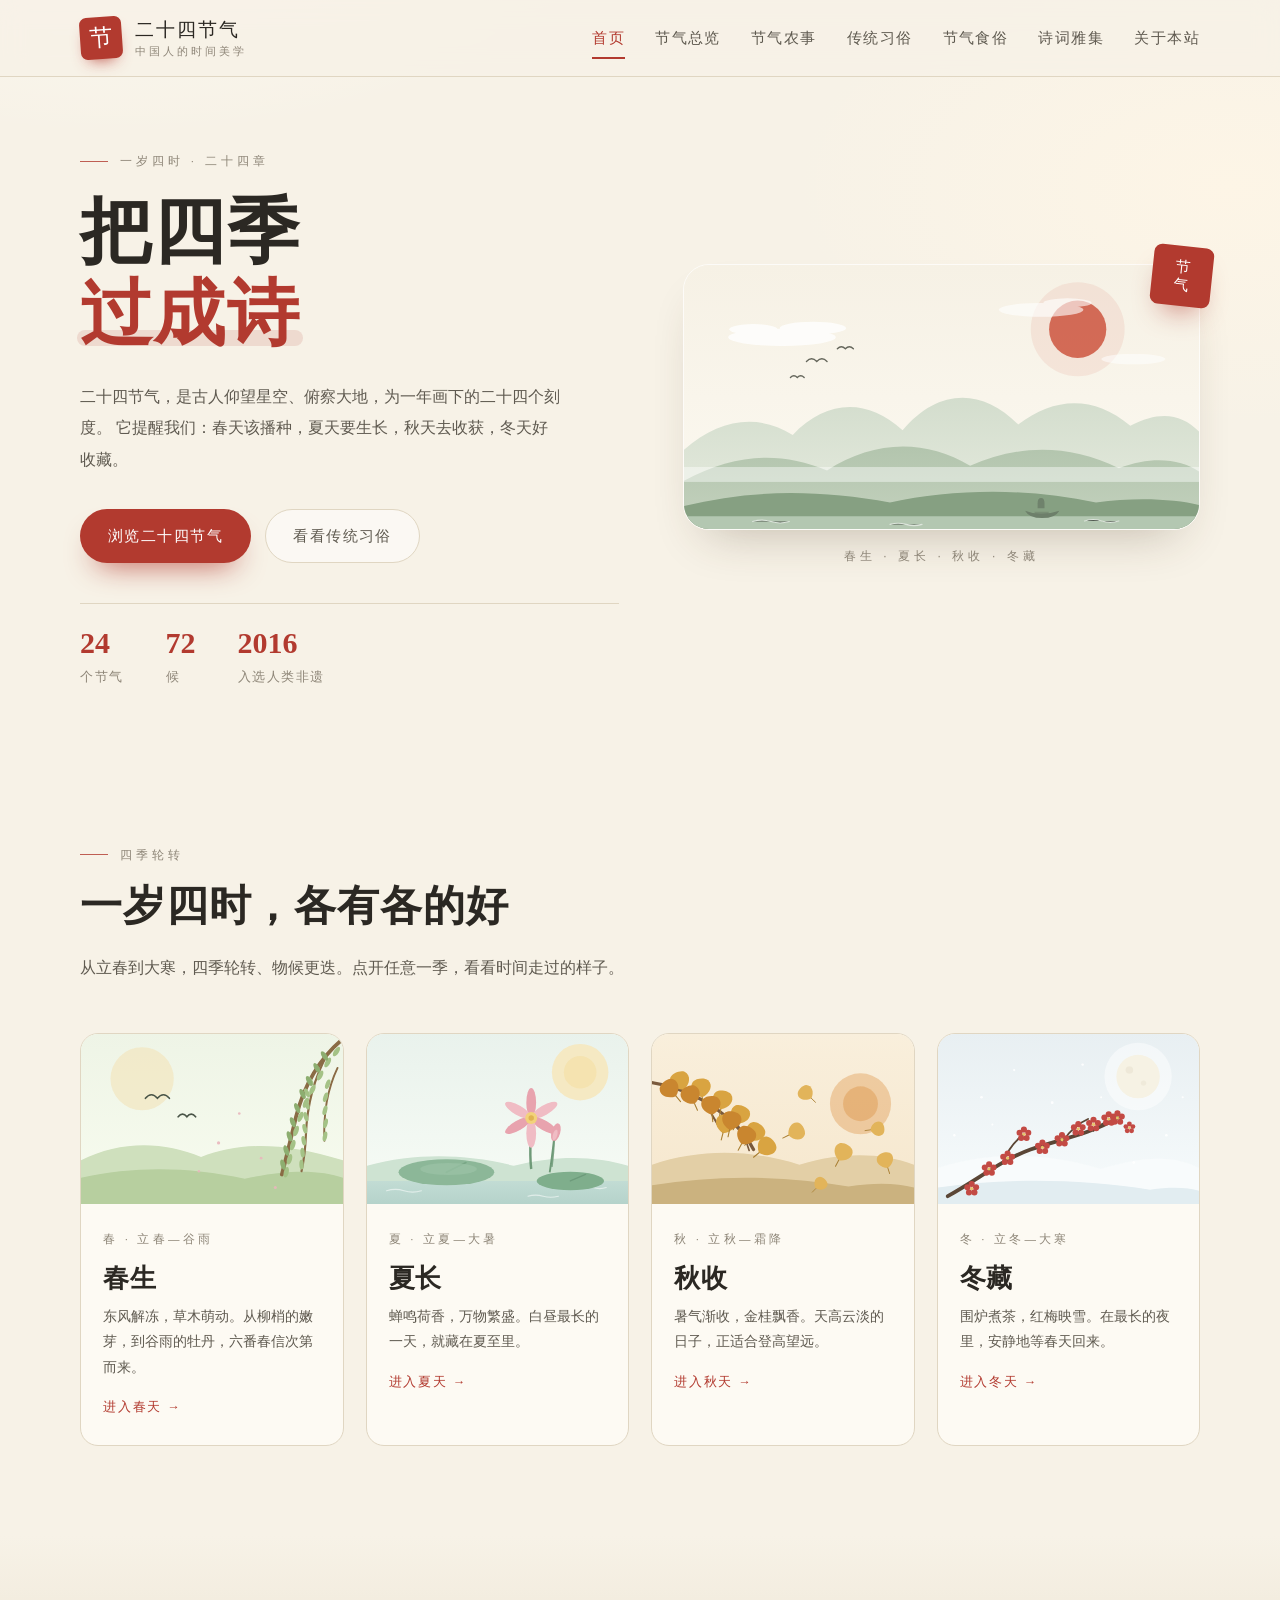
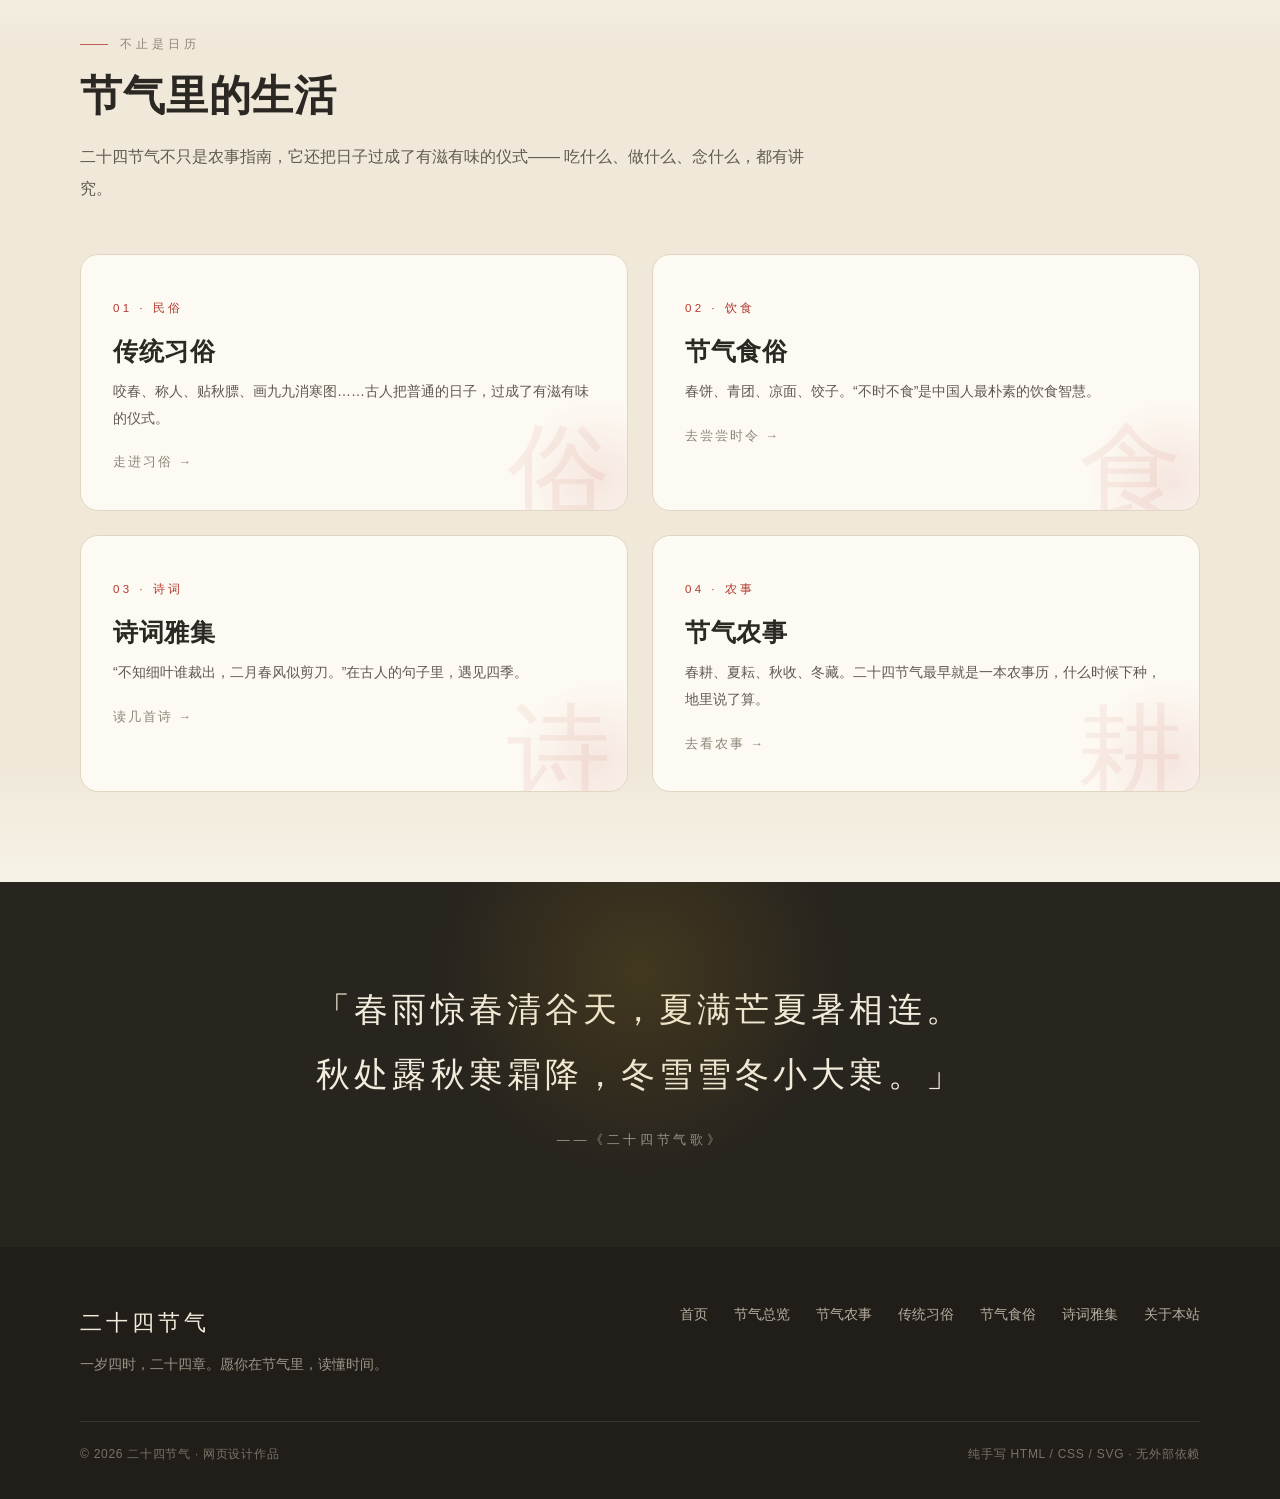
<file: index.html>
<!DOCTYPE html>
<html lang="zh-CN">
<head>
  <meta charset="UTF-8">
  <meta name="viewport" content="width=device-width, initial-scale=1.0">
  <title>二十四节气 · 中国人的时间美学</title>
  <meta name="description" content="二十四节气主题网站：一岁四时，二十四章。了解节气知识、传统习俗、节气食俗与相关诗词。">
  <link rel="icon" href="images/favicon.svg" type="image/svg+xml">
  <link rel="stylesheet" href="css/base.css">
  <link rel="stylesheet" href="css/layout.css">
  <link rel="stylesheet" href="css/components.css">
  <link rel="stylesheet" href="css/pages.css">
  <link rel="stylesheet" href="css/responsive.css">
  <script>document.documentElement.classList.add('js');</script>
</head>
<body>

  <header class="site-header">
    <div class="wrap nav">
      <a class="brand" href="index.html" aria-label="返回首页">
        <span class="brand-seal" aria-hidden="true">节</span>
        <span class="brand-text">二十四节气<small>中国人的时间美学</small></span>
      </a>
      <button class="nav-toggle" type="button" aria-label="展开导航" aria-expanded="false" aria-controls="siteNav">☰</button>
      <nav class="nav-links" id="siteNav">
        <a href="index.html" class="active">首页</a>
        <a href="terms.html">节气总览</a>
        <a href="farming.html">节气农事</a>
        <a href="customs.html">传统习俗</a>
        <a href="food.html">节气食俗</a>
        <a href="poetry.html">诗词雅集</a>
        <a href="about.html">关于本站</a>
      </nav>
    </div>
  </header>

  <main>

    <!-- ================= Hero ================= -->
    <section class="hero">
      <div class="wrap hero-grid">
        <div class="hero-copy">
          <p class="eyebrow">一岁四时 · 二十四章</p>
          <h1>把四季<br><em>过成诗</em></h1>
          <p class="lead">
            二十四节气，是古人仰望星空、俯察大地，为一年画下的二十四个刻度。
            它提醒我们：春天该播种，夏天要生长，秋天去收获，冬天好收藏。
          </p>
          <div class="hero-actions">
            <a class="btn btn-solid" href="terms.html">浏览二十四节气</a>
            <a class="btn btn-ghost" href="customs.html">看看传统习俗</a>
          </div>
          <ul class="hero-stats">
            <li><strong>24</strong><span>个节气</span></li>
            <li><strong>72</strong><span>候</span></li>
            <li><strong>2016</strong><span>入选人类非遗</span></li>
          </ul>
        </div>

        <figure class="hero-art">
          <img src="images/hero-mountains.svg" alt="水墨风格的山水插画：远山、红日、小舟与飞鸟" width="900" height="460">
          <span class="hero-seal" aria-hidden="true">节<br>气</span>
          <figcaption>春生 · 夏长 · 秋收 · 冬藏</figcaption>
        </figure>
      </div>
    </section>

    <!-- ================= 四季 ================= -->
    <section class="section">
      <div class="wrap">
        <div class="section-head reveal">
          <p class="eyebrow">四季轮转</p>
          <h2>一岁四时，各有各的好</h2>
          <p class="lead">
            从立春到大寒，四季轮转、物候更迭。点开任意一季，看看时间走过的样子。
          </p>
        </div>

        <div class="season-grid">
          <a class="season-card reveal" href="terms.html#spring">
            <img src="images/season-spring.svg" alt="春天的柳枝与燕子" width="480" height="320" loading="lazy">
            <div class="season-body">
              <span class="season-label">春 · 立春—谷雨</span>
              <h3>春生</h3>
              <p>东风解冻，草木萌动。从柳梢的嫩芽，到谷雨的牡丹，六番春信次第而来。</p>
              <span class="season-arrow">进入春天 →</span>
            </div>
          </a>

          <a class="season-card reveal" href="terms.html#summer">
            <img src="images/season-summer.svg" alt="夏天的荷花与池塘" width="480" height="320" loading="lazy">
            <div class="season-body">
              <span class="season-label">夏 · 立夏—大暑</span>
              <h3>夏长</h3>
              <p>蝉鸣荷香，万物繁盛。白昼最长的一天，就藏在夏至里。</p>
              <span class="season-arrow">进入夏天 →</span>
            </div>
          </a>

          <a class="season-card reveal" href="terms.html#autumn">
            <img src="images/season-autumn.svg" alt="秋天的银杏枝头" width="480" height="320" loading="lazy">
            <div class="season-body">
              <span class="season-label">秋 · 立秋—霜降</span>
              <h3>秋收</h3>
              <p>暑气渐收，金桂飘香。天高云淡的日子，正适合登高望远。</p>
              <span class="season-arrow">进入秋天 →</span>
            </div>
          </a>

          <a class="season-card reveal" href="terms.html#winter">
            <img src="images/season-winter.svg" alt="冬天的明月与红梅" width="480" height="320" loading="lazy">
            <div class="season-body">
              <span class="season-label">冬 · 立冬—大寒</span>
              <h3>冬藏</h3>
              <p>围炉煮茶，红梅映雪。在最长的夜里，安静地等春天回来。</p>
              <span class="season-arrow">进入冬天 →</span>
            </div>
          </a>
        </div>
      </div>
    </section>

    <!-- ================= 四个入口 ================= -->
    <section class="section section-paper">
      <div class="wrap">
        <div class="section-head reveal">
          <p class="eyebrow">不止是日历</p>
          <h2>节气里的生活</h2>
          <p class="lead">
            二十四节气不只是农事指南，它还把日子过成了有滋有味的仪式——
            吃什么、做什么、念什么，都有讲究。
          </p>
        </div>

        <div class="feature-grid">
          <a class="feature-card reveal" href="customs.html">
            <span class="feature-kicker">01 · 民俗</span>
            <h3>传统习俗</h3>
            <span class="feature-char" aria-hidden="true">俗</span>
            <p>咬春、称人、贴秋膘、画九九消寒图……古人把普通的日子，过成了有滋有味的仪式。</p>
            <span class="feature-more">走进习俗 →</span>
          </a>

          <a class="feature-card reveal" href="food.html">
            <span class="feature-kicker">02 · 饮食</span>
            <h3>节气食俗</h3>
            <span class="feature-char" aria-hidden="true">食</span>
            <p>春饼、青团、凉面、饺子。“不时不食”是中国人最朴素的饮食智慧。</p>
            <span class="feature-more">去尝尝时令 →</span>
          </a>

          <a class="feature-card reveal" href="poetry.html">
            <span class="feature-kicker">03 · 诗词</span>
            <h3>诗词雅集</h3>
            <span class="feature-char" aria-hidden="true">诗</span>
            <p>“不知细叶谁裁出，二月春风似剪刀。”在古人的句子里，遇见四季。</p>
            <span class="feature-more">读几首诗 →</span>
          </a>

          <a class="feature-card reveal" href="farming.html">
            <span class="feature-kicker">04 · 农事</span>
            <h3>节气农事</h3>
            <span class="feature-char" aria-hidden="true">耕</span>
            <p>春耕、夏耘、秋收、冬藏。二十四节气最早就是一本农事历，什么时候下种，地里说了算。</p>
            <span class="feature-more">去看农事 →</span>
          </a>
        </div>
      </div>
    </section>

    <!-- ================= 诗句横幅 ================= -->
    <section class="quote-band">
      <div class="wrap">
        <blockquote>「春雨惊春清谷天，夏满芒夏暑相连。<br>秋处露秋寒霜降，冬雪雪冬小大寒。」</blockquote>
        <cite>——《二十四节气歌》</cite>
      </div>
    </section>

  </main>

  <footer class="site-footer">
    <div class="wrap footer-grid">
      <div>
        <p class="footer-title">二十四节气</p>
        <p class="footer-note">一岁四时，二十四章。愿你在节气里，读懂时间。</p>
      </div>
      <nav class="footer-links" aria-label="页脚导航">
        <a href="index.html">首页</a>
        <a href="terms.html">节气总览</a>
        <a href="farming.html">节气农事</a>
        <a href="customs.html">传统习俗</a>
        <a href="food.html">节气食俗</a>
        <a href="poetry.html">诗词雅集</a>
        <a href="about.html">关于本站</a>
      </nav>
    </div>
    <div class="wrap footer-bottom">
      <p>© <span data-year>2026</span> 二十四节气 · 网页设计作品</p>
      <p>纯手写 HTML / CSS / SVG · 无外部依赖</p>
    </div>
  </footer>

  <script src="js/nav.js"></script>
  <script src="js/reveal.js"></script>
  <script src="js/filter.js"></script>
  <script src="js/quiz.js"></script>
  <script src="js/year.js"></script>
</body>
</html>
</file>
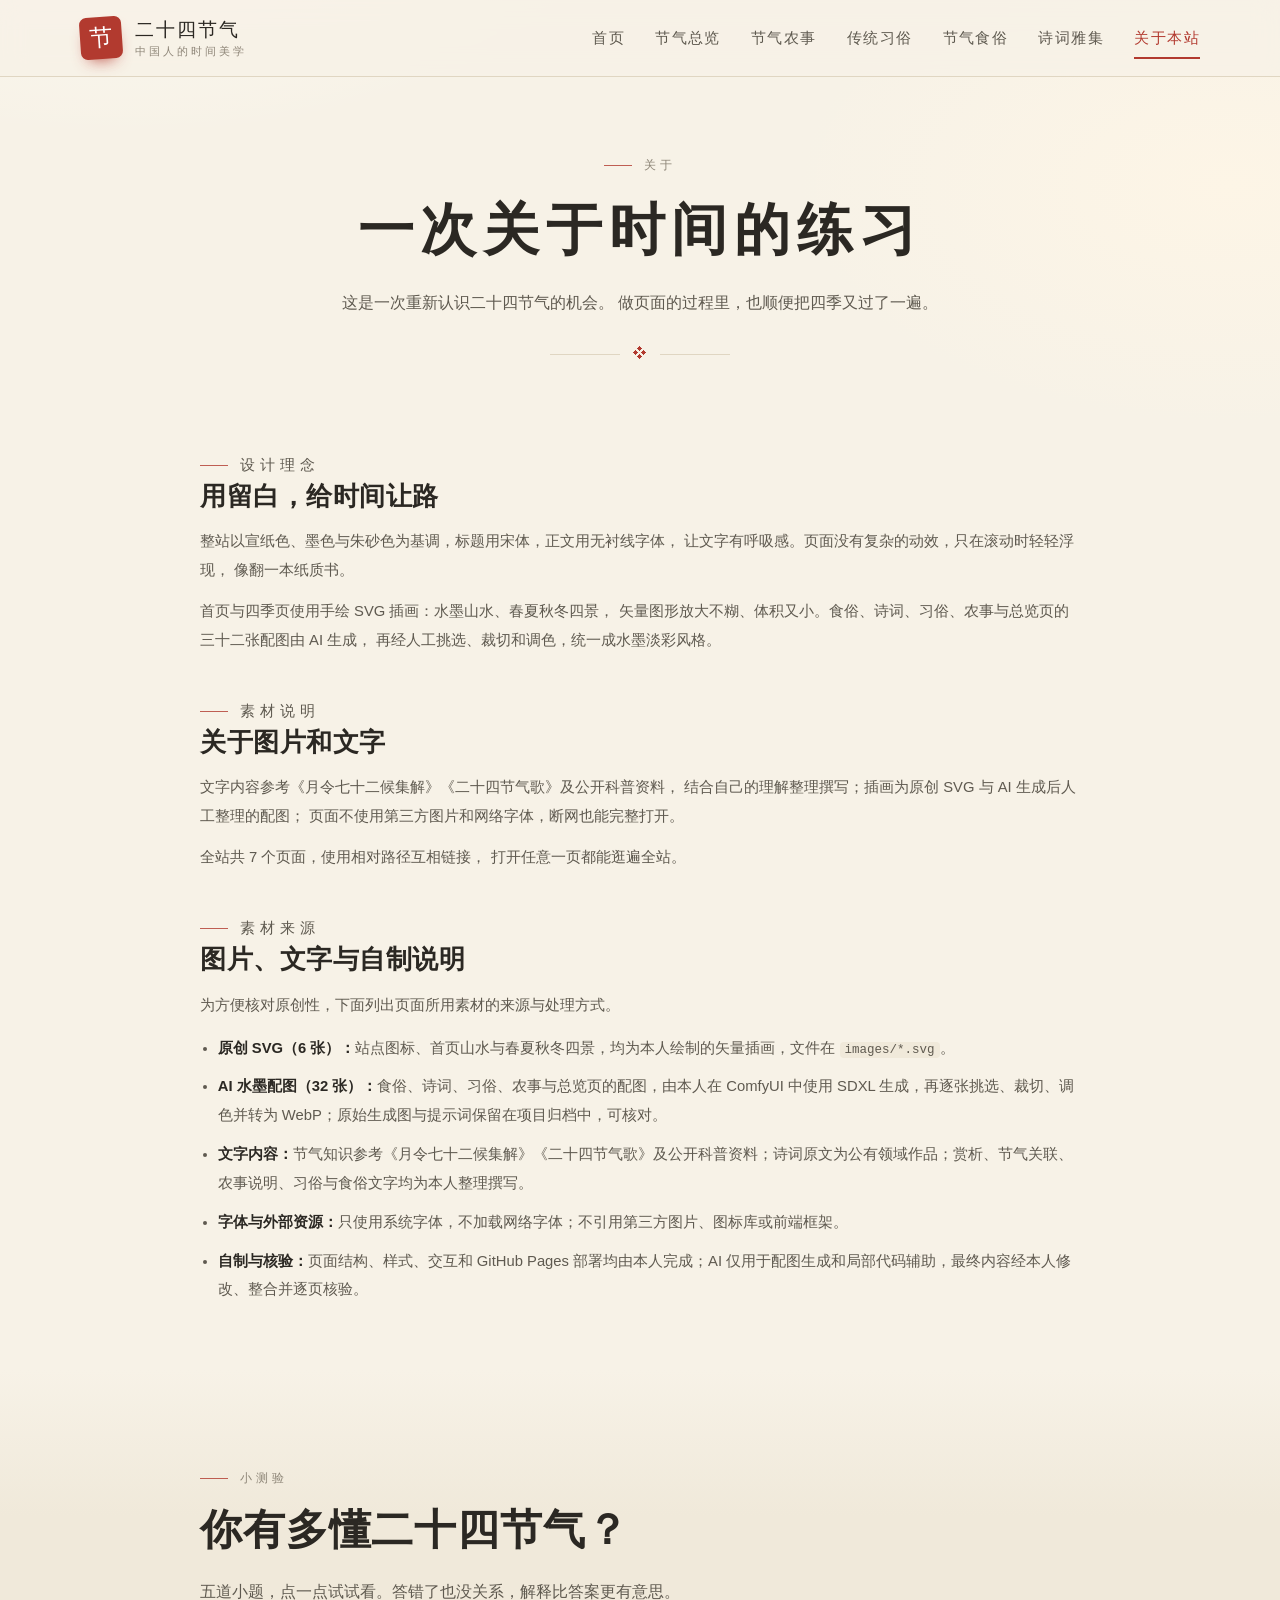
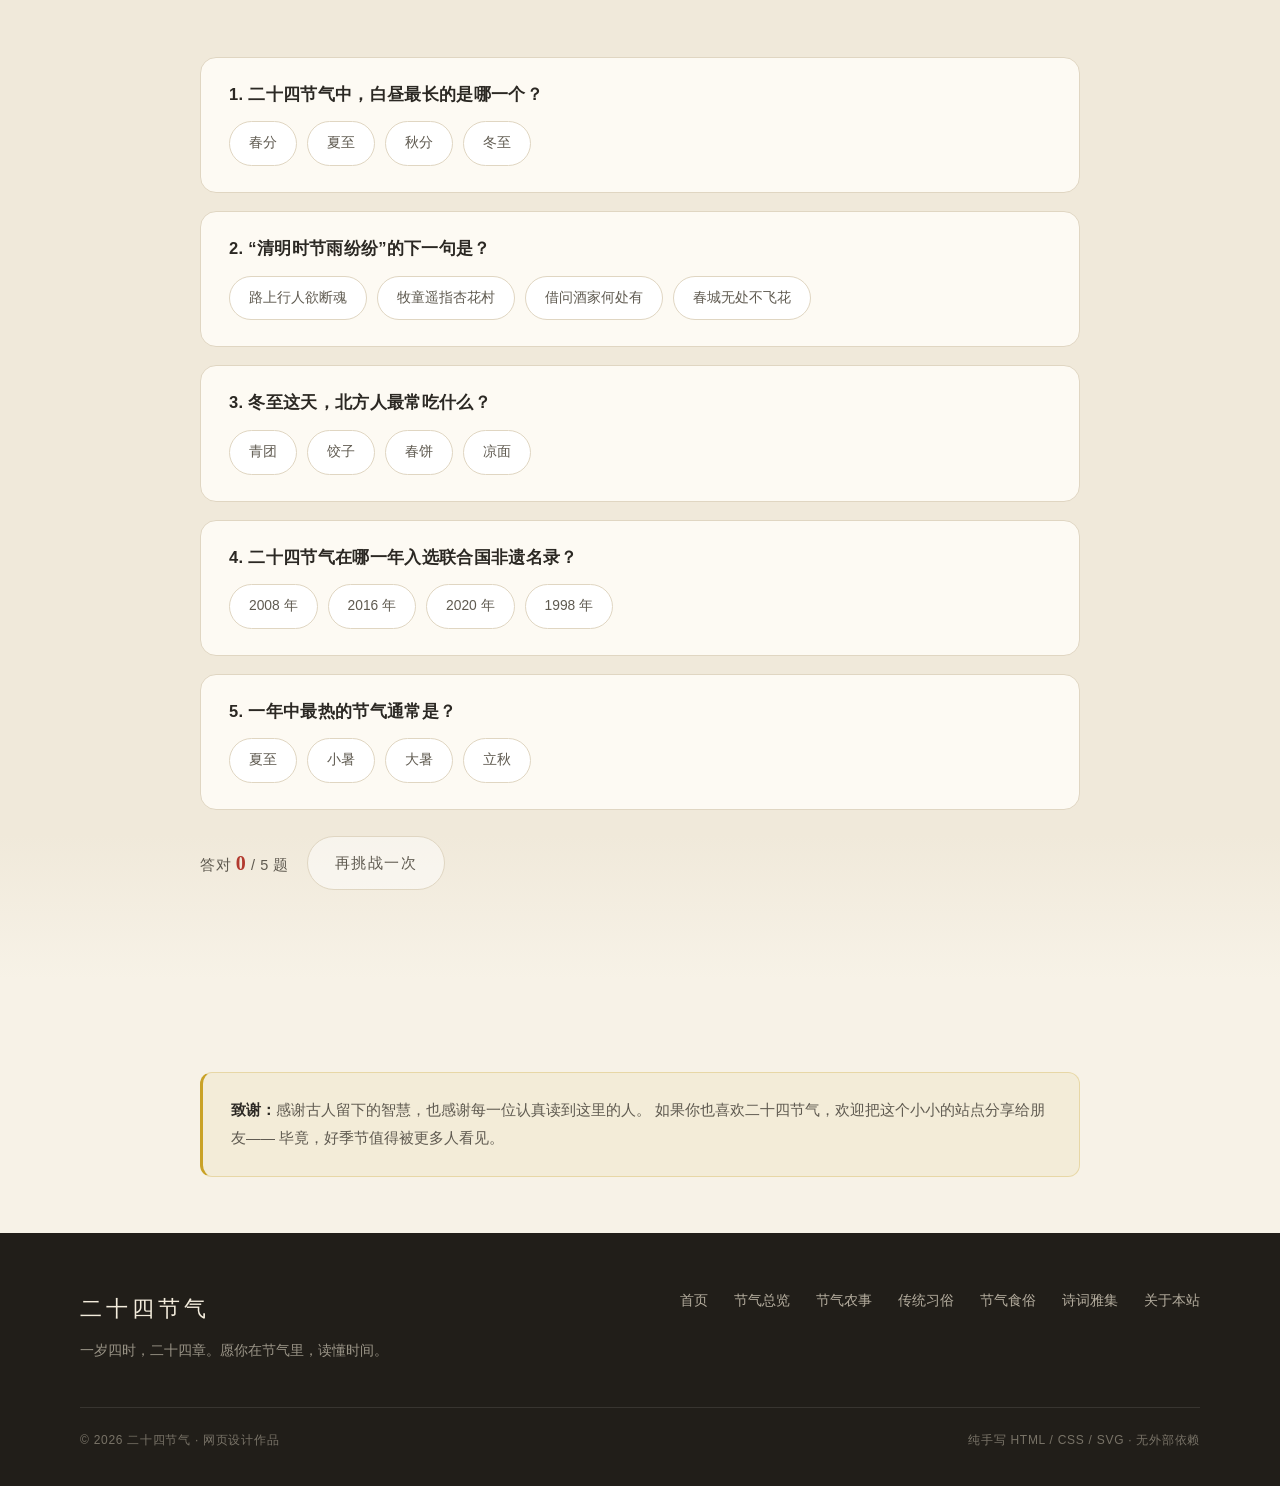
<file: about.html>
<!DOCTYPE html>
<html lang="zh-CN">
<head>
  <meta charset="UTF-8">
  <meta name="viewport" content="width=device-width, initial-scale=1.0">
  <title>关于本站 · 二十四节气</title>
  <meta name="description" content="关于本站：设计理念、素材说明，以及一个关于二十四节气的小测验。">
  <link rel="icon" href="images/favicon.svg" type="image/svg+xml">
  <link rel="stylesheet" href="css/base.css">
  <link rel="stylesheet" href="css/layout.css">
  <link rel="stylesheet" href="css/components.css">
  <link rel="stylesheet" href="css/pages.css">
  <link rel="stylesheet" href="css/responsive.css">
  <script>document.documentElement.classList.add('js');</script>
</head>
<body>

  <header class="site-header">
    <div class="wrap nav">
      <a class="brand" href="index.html" aria-label="返回首页">
        <span class="brand-seal" aria-hidden="true">节</span>
        <span class="brand-text">二十四节气<small>中国人的时间美学</small></span>
      </a>
      <button class="nav-toggle" type="button" aria-label="展开导航" aria-expanded="false" aria-controls="siteNav">☰</button>
      <nav class="nav-links" id="siteNav">
        <a href="index.html">首页</a>
        <a href="terms.html">节气总览</a>
        <a href="farming.html">节气农事</a>
        <a href="customs.html">传统习俗</a>
        <a href="food.html">节气食俗</a>
        <a href="poetry.html">诗词雅集</a>
        <a href="about.html" class="active">关于本站</a>
      </nav>
    </div>
  </header>

  <main>
    <section class="page-hero">
      <div class="wrap">
        <p class="eyebrow">关于</p>
        <h1>一次关于时间的练习</h1>
        <p class="lead">
          这是一次重新认识二十四节气的机会。
          做页面的过程里，也顺便把四季又过了一遍。
        </p>
        <div class="ornament" aria-hidden="true">❖</div>
      </div>
    </section>

    <section class="section-tight">
      <div class="wrap narrow">

        <div>
          <div class="about-block reveal">
            <p class="eyebrow">设计理念</p>
            <h2>用留白，给时间让路</h2>
            <p>
              整站以宣纸色、墨色与朱砂色为基调，标题用宋体，正文用无衬线字体，
              让文字有呼吸感。页面没有复杂的动效，只在滚动时轻轻浮现，
              像翻一本纸质书。
            </p>
            <p>
              首页与四季页使用手绘 SVG 插画：水墨山水、春夏秋冬四景，
              矢量图形放大不糊、体积又小。食俗、诗词、习俗、农事与总览页的三十二张配图由 AI 生成，
              再经人工挑选、裁切和调色，统一成水墨淡彩风格。
            </p>
          </div>

          <div class="about-block reveal">
            <p class="eyebrow">素材说明</p>
            <h2>关于图片和文字</h2>
            <p>
              文字内容参考《月令七十二候集解》《二十四节气歌》及公开科普资料，
              结合自己的理解整理撰写；插画为原创 SVG 与 AI 生成后人工整理的配图；
              页面不使用第三方图片和网络字体，断网也能完整打开。
            </p>
            <p>
              全站共 7 个页面，使用相对路径互相链接，
              打开任意一页都能逛遍全站。
            </p>
          </div>

          <div class="about-block reveal">
            <p class="eyebrow">素材来源</p>
            <h2>图片、文字与自制说明</h2>
            <p>
              为方便核对原创性，下面列出页面所用素材的来源与处理方式。
            </p>
            <ul class="source-list">
              <li><strong>原创 SVG（6 张）：</strong>站点图标、首页山水与春夏秋冬四景，均为本人绘制的矢量插画，文件在 <code>images/*.svg</code>。</li>
              <li><strong>AI 水墨配图（32 张）：</strong>食俗、诗词、习俗、农事与总览页的配图，由本人在 ComfyUI 中使用 SDXL 生成，再逐张挑选、裁切、调色并转为 WebP；原始生成图与提示词保留在项目归档中，可核对。</li>
              <li><strong>文字内容：</strong>节气知识参考《月令七十二候集解》《二十四节气歌》及公开科普资料；诗词原文为公有领域作品；赏析、节气关联、农事说明、习俗与食俗文字均为本人整理撰写。</li>
              <li><strong>字体与外部资源：</strong>只使用系统字体，不加载网络字体；不引用第三方图片、图标库或前端框架。</li>
              <li><strong>自制与核验：</strong>页面结构、样式、交互和 GitHub Pages 部署均由本人完成；AI 仅用于配图生成和局部代码辅助，最终内容经本人修改、整合并逐页核验。</li>
            </ul>
          </div>
        </div>

      </div>
    </section>

    <!-- ================= 小测验 ================= -->
    <section class="section section-paper" id="quiz-section">
      <div class="wrap narrow">
        <div class="section-head reveal">
          <p class="eyebrow">小测验</p>
          <h2>你有多懂二十四节气？</h2>
          <p class="lead">五道小题，点一点试试看。答错了也没关系，解释比答案更有意思。</p>
        </div>

        <div class="quiz" id="quiz">

          <article class="quiz-q reveal">
            <h3>1. 二十四节气中，白昼最长的是哪一个？</h3>
            <div class="options">
              <button class="option" type="button" data-correct="false">春分</button>
              <button class="option" type="button" data-correct="true">夏至</button>
              <button class="option" type="button" data-correct="false">秋分</button>
              <button class="option" type="button" data-correct="false">冬至</button>
            </div>
            <p class="explain">夏至这天太阳直射北回归线，北半球白昼最长、日影最短。不过最热的时候通常还在后面——大暑。</p>
          </article>

          <article class="quiz-q reveal">
            <h3>2. “清明时节雨纷纷”的下一句是？</h3>
            <div class="options">
              <button class="option" type="button" data-correct="true">路上行人欲断魂</button>
              <button class="option" type="button" data-correct="false">牧童遥指杏花村</button>
              <button class="option" type="button" data-correct="false">借问酒家何处有</button>
              <button class="option" type="button" data-correct="false">春城无处不飞花</button>
            </div>
            <p class="explain">出自唐代杜牧的《清明》：“清明时节雨纷纷，路上行人欲断魂。借问酒家何处有？牧童遥指杏花村。”</p>
          </article>

          <article class="quiz-q reveal">
            <h3>3. 冬至这天，北方人最常吃什么？</h3>
            <div class="options">
              <button class="option" type="button" data-correct="false">青团</button>
              <button class="option" type="button" data-correct="true">饺子</button>
              <button class="option" type="button" data-correct="false">春饼</button>
              <button class="option" type="button" data-correct="false">凉面</button>
            </div>
            <p class="explain">“冬至不端饺子碗，冻掉耳朵没人管。”北方冬至吃饺子，南方则多吃汤圆，取团团圆圆之意。</p>
          </article>

          <article class="quiz-q reveal">
            <h3>4. 二十四节气在哪一年入选联合国非遗名录？</h3>
            <div class="options">
              <button class="option" type="button" data-correct="false">2008 年</button>
              <button class="option" type="button" data-correct="true">2016 年</button>
              <button class="option" type="button" data-correct="false">2020 年</button>
              <button class="option" type="button" data-correct="false">1998 年</button>
            </div>
            <p class="explain">2016 年 11 月 30 日，“二十四节气”被列入联合国教科文组织人类非物质文化遗产代表作名录。</p>
          </article>

          <article class="quiz-q reveal">
            <h3>5. 一年中最热的节气通常是？</h3>
            <div class="options">
              <button class="option" type="button" data-correct="false">夏至</button>
              <button class="option" type="button" data-correct="false">小暑</button>
              <button class="option" type="button" data-correct="true">大暑</button>
              <button class="option" type="button" data-correct="false">立秋</button>
            </div>
            <p class="explain">夏至白昼最长，但地面还在持续吸收热量，所以最热往往出现在大暑——“大暑”之名，名副其实。</p>
          </article>

        </div>

        <div class="quiz-foot">
          <p class="quiz-result" id="quizResult" aria-live="polite">答对 <strong>0</strong> / 5 题</p>
          <button class="btn btn-ghost" type="button" id="quizReset">再挑战一次</button>
        </div>
      </div>
    </section>

    <section class="section-tight">
      <div class="wrap narrow">
        <div class="note-box reveal">
          <strong>致谢：</strong>感谢古人留下的智慧，也感谢每一位认真读到这里的人。
          如果你也喜欢二十四节气，欢迎把这个小小的站点分享给朋友——
          毕竟，好季节值得被更多人看见。
        </div>
      </div>
    </section>
  </main>

  <footer class="site-footer">
    <div class="wrap footer-grid">
      <div>
        <p class="footer-title">二十四节气</p>
        <p class="footer-note">一岁四时，二十四章。愿你在节气里，读懂时间。</p>
      </div>
      <nav class="footer-links" aria-label="页脚导航">
        <a href="index.html">首页</a>
        <a href="terms.html">节气总览</a>
        <a href="farming.html">节气农事</a>
        <a href="customs.html">传统习俗</a>
        <a href="food.html">节气食俗</a>
        <a href="poetry.html">诗词雅集</a>
        <a href="about.html">关于本站</a>
      </nav>
    </div>
    <div class="wrap footer-bottom">
      <p>© <span data-year>2026</span> 二十四节气 · 网页设计作品</p>
      <p>纯手写 HTML / CSS / SVG · 无外部依赖</p>
    </div>
  </footer>

  <script src="js/nav.js"></script>
  <script src="js/reveal.js"></script>
  <script src="js/filter.js"></script>
  <script src="js/quiz.js"></script>
  <script src="js/year.js"></script>
</body>
</html>
</file>
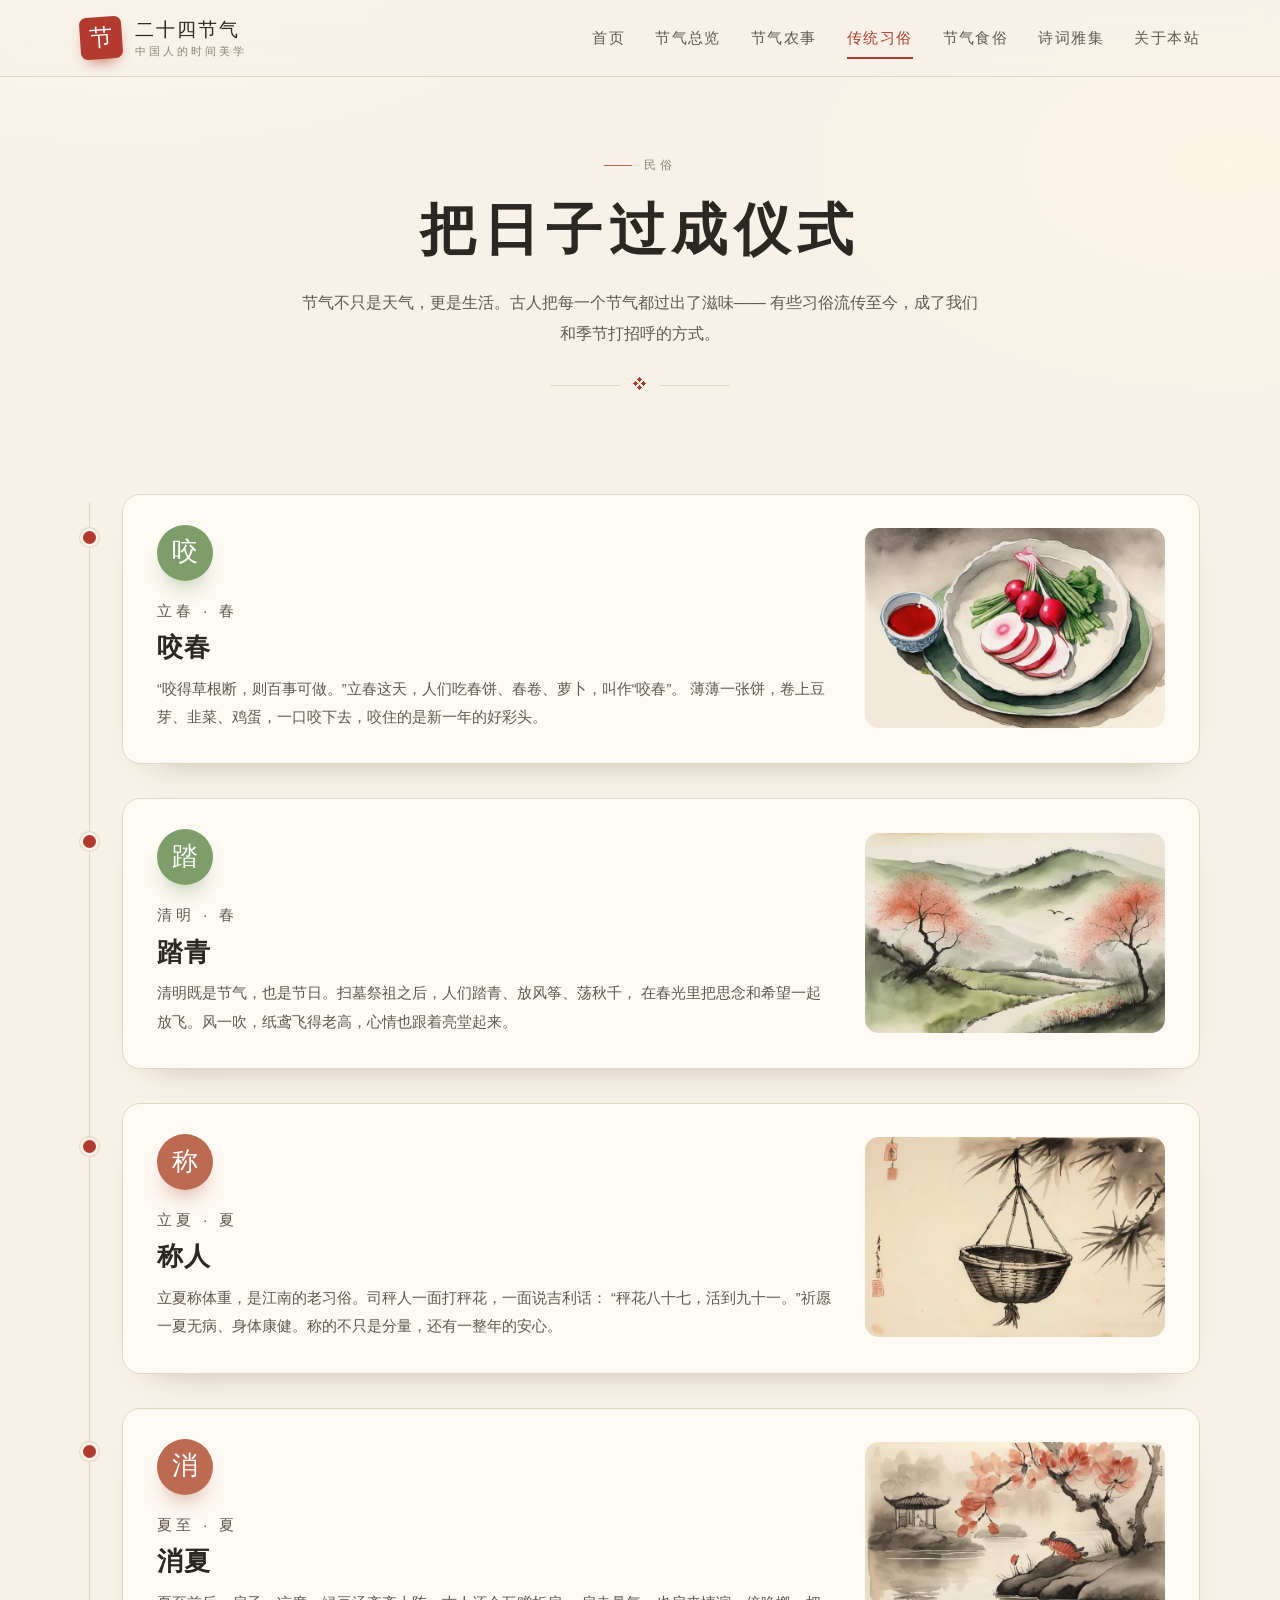
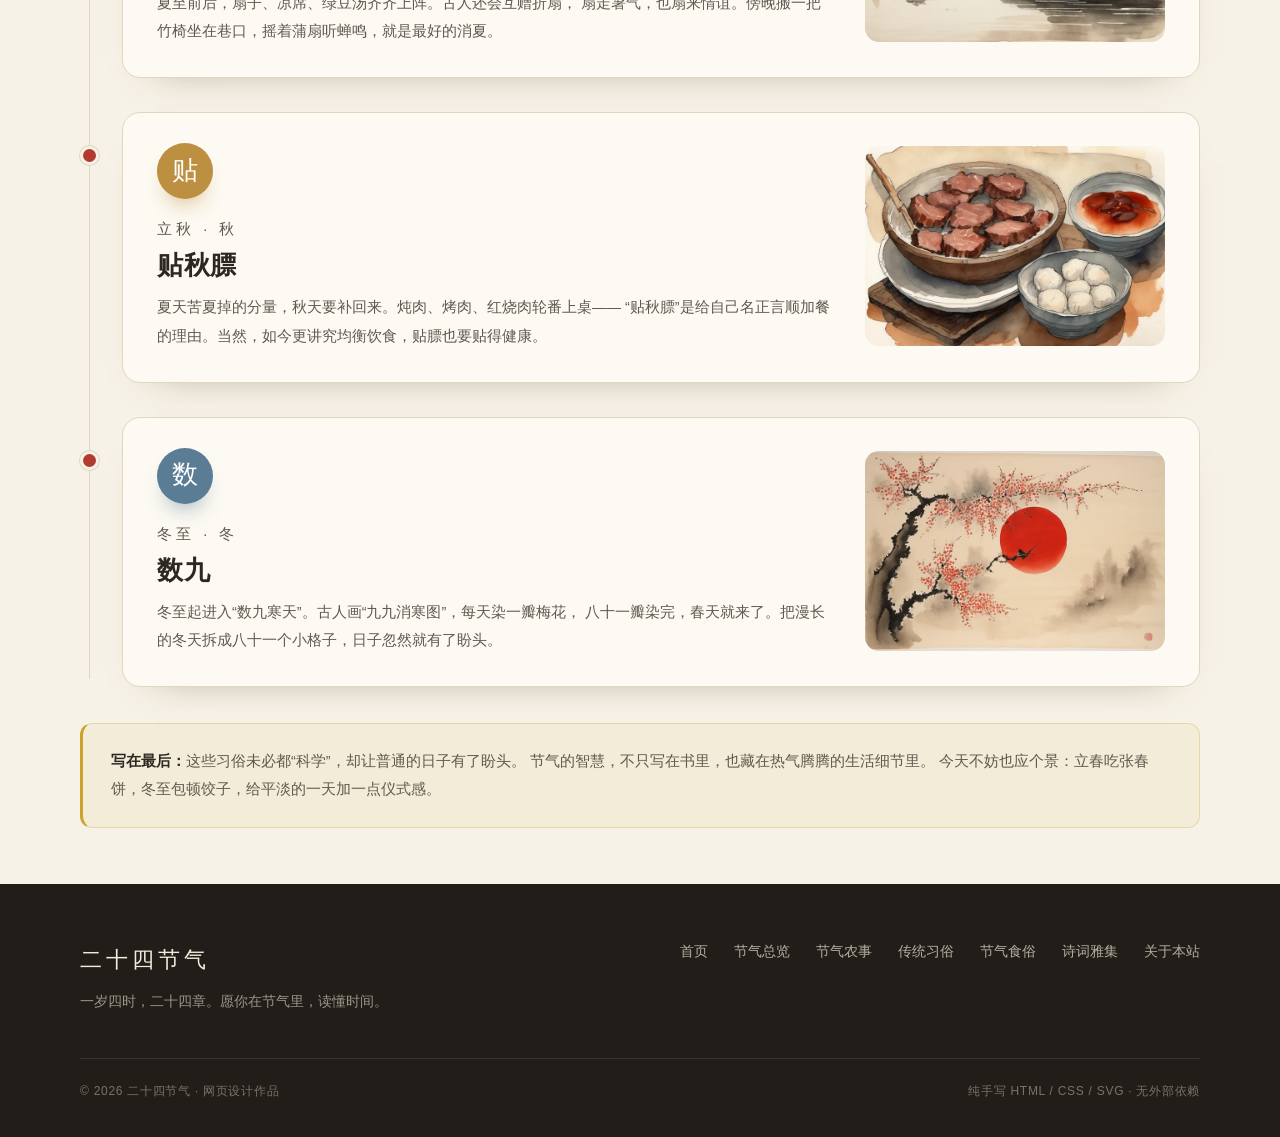
<file: customs.html>
<!DOCTYPE html>
<html lang="zh-CN">
<head>
  <meta charset="UTF-8">
  <meta name="viewport" content="width=device-width, initial-scale=1.0">
  <title>传统习俗 · 二十四节气</title>
  <meta name="description" content="二十四节气传统习俗：咬春、踏青、称人、消夏、贴秋膘、数九，看看古人怎么把日子过成仪式。">
  <link rel="icon" href="images/favicon.svg" type="image/svg+xml">
  <link rel="stylesheet" href="css/base.css">
  <link rel="stylesheet" href="css/layout.css">
  <link rel="stylesheet" href="css/components.css">
  <link rel="stylesheet" href="css/pages.css">
  <link rel="stylesheet" href="css/responsive.css">
  <script>document.documentElement.classList.add('js');</script>
</head>
<body>

  <header class="site-header">
    <div class="wrap nav">
      <a class="brand" href="index.html" aria-label="返回首页">
        <span class="brand-seal" aria-hidden="true">节</span>
        <span class="brand-text">二十四节气<small>中国人的时间美学</small></span>
      </a>
      <button class="nav-toggle" type="button" aria-label="展开导航" aria-expanded="false" aria-controls="siteNav">☰</button>
      <nav class="nav-links" id="siteNav">
        <a href="index.html">首页</a>
        <a href="terms.html">节气总览</a>
        <a href="farming.html">节气农事</a>
        <a href="customs.html" class="active">传统习俗</a>
        <a href="food.html">节气食俗</a>
        <a href="poetry.html">诗词雅集</a>
        <a href="about.html">关于本站</a>
      </nav>
    </div>
  </header>

  <main>
    <section class="page-hero">
      <div class="wrap">
        <p class="eyebrow">民俗</p>
        <h1>把日子过成仪式</h1>
        <p class="lead">
          节气不只是天气，更是生活。古人把每一个节气都过出了滋味——
          有些习俗流传至今，成了我们和季节打招呼的方式。
        </p>
        <div class="ornament" aria-hidden="true">❖</div>
      </div>
    </section>

    <section class="section-tight">
      <div class="wrap">
        <div class="timeline">

          <article class="timeline-item reveal">
            <span class="timeline-dot" aria-hidden="true"></span>
            <div class="custom-card spring has-art">
              <div class="custom-copy">
                <span class="custom-char" aria-hidden="true">咬</span>
                <p class="custom-season">立春 · 春</p>
                <h2>咬春</h2>
                <p>
                  “咬得草根断，则百事可做。”立春这天，人们吃春饼、春卷、萝卜，叫作“咬春”。
                  薄薄一张饼，卷上豆芽、韭菜、鸡蛋，一口咬下去，咬住的是新一年的好彩头。
                </p>
              </div>
              <figure class="custom-art">
                <img src="images/ai-custom-yaochun.webp" alt="水墨插画：立春的萝卜与春饼" width="720" height="480" loading="lazy">
              </figure>
            </div>
          </article>

          <article class="timeline-item reveal">
            <span class="timeline-dot" aria-hidden="true"></span>
            <div class="custom-card spring has-art">
              <div class="custom-copy">
                <span class="custom-char" aria-hidden="true">踏</span>
                <p class="custom-season">清明 · 春</p>
                <h2>踏青</h2>
                <p>
                  清明既是节气，也是节日。扫墓祭祖之后，人们踏青、放风筝、荡秋千，
                  在春光里把思念和希望一起放飞。风一吹，纸鸢飞得老高，心情也跟着亮堂起来。
                </p>
              </div>
              <figure class="custom-art">
                <img src="images/ai-custom-taqing.webp" alt="水墨插画：清明踏青的春山纸鸢" width="720" height="480" loading="lazy">
              </figure>
            </div>
          </article>

          <article class="timeline-item reveal">
            <span class="timeline-dot" aria-hidden="true"></span>
            <div class="custom-card summer has-art">
              <div class="custom-copy">
                <span class="custom-char" aria-hidden="true">称</span>
                <p class="custom-season">立夏 · 夏</p>
                <h2>称人</h2>
                <p>
                  立夏称体重，是江南的老习俗。司秤人一面打秤花，一面说吉利话：
                  “秤花八十七，活到九十一。”祈愿一夏无病、身体康健。称的不只是分量，还有一整年的安心。
                </p>
              </div>
              <figure class="custom-art">
                <img src="images/ai-custom-chengren.webp" alt="水墨插画：立夏称人的吊篮" width="720" height="480" loading="lazy">
              </figure>
            </div>
          </article>

          <article class="timeline-item reveal">
            <span class="timeline-dot" aria-hidden="true"></span>
            <div class="custom-card summer has-art">
              <div class="custom-copy">
                <span class="custom-char" aria-hidden="true">消</span>
                <p class="custom-season">夏至 · 夏</p>
                <h2>消夏</h2>
                <p>
                  夏至前后，扇子、凉席、绿豆汤齐齐上阵。古人还会互赠折扇，
                  扇走暑气，也扇来情谊。傍晚搬一把竹椅坐在巷口，摇着蒲扇听蝉鸣，就是最好的消夏。
                </p>
              </div>
              <figure class="custom-art">
                <img src="images/ai-custom-xiaoxia.webp" alt="水墨插画：夏至荷塘与凉亭" width="720" height="480" loading="lazy">
              </figure>
            </div>
          </article>

          <article class="timeline-item reveal">
            <span class="timeline-dot" aria-hidden="true"></span>
            <div class="custom-card autumn has-art">
              <div class="custom-copy">
                <span class="custom-char" aria-hidden="true">贴</span>
                <p class="custom-season">立秋 · 秋</p>
                <h2>贴秋膘</h2>
                <p>
                  夏天苦夏掉的分量，秋天要补回来。炖肉、烤肉、红烧肉轮番上桌——
                  “贴秋膘”是给自己名正言顺加餐的理由。当然，如今更讲究均衡饮食，贴膘也要贴得健康。
                </p>
              </div>
              <figure class="custom-art">
                <img src="images/ai-custom-tieqiubiao.webp" alt="水墨插画：立秋的红烧肉与面食" width="720" height="480" loading="lazy">
              </figure>
            </div>
          </article>

          <article class="timeline-item reveal">
            <span class="timeline-dot" aria-hidden="true"></span>
            <div class="custom-card winter has-art">
              <div class="custom-copy">
                <span class="custom-char" aria-hidden="true">数</span>
                <p class="custom-season">冬至 · 冬</p>
                <h2>数九</h2>
                <p>
                  冬至起进入“数九寒天”。古人画“九九消寒图”，每天染一瓣梅花，
                  八十一瓣染完，春天就来了。把漫长的冬天拆成八十一个小格子，日子忽然就有了盼头。
                </p>
              </div>
              <figure class="custom-art">
                <img src="images/ai-custom-shujiu.webp" alt="水墨插画：冬至的梅花消寒图" width="720" height="480" loading="lazy">
              </figure>
            </div>
          </article>

        </div>

        <div class="note-box reveal">
          <strong>写在最后：</strong>这些习俗未必都“科学”，却让普通的日子有了盼头。
          节气的智慧，不只写在书里，也藏在热气腾腾的生活细节里。
          今天不妨也应个景：立春吃张春饼，冬至包顿饺子，给平淡的一天加一点仪式感。
        </div>
      </div>
    </section>
  </main>

  <footer class="site-footer">
    <div class="wrap footer-grid">
      <div>
        <p class="footer-title">二十四节气</p>
        <p class="footer-note">一岁四时，二十四章。愿你在节气里，读懂时间。</p>
      </div>
      <nav class="footer-links" aria-label="页脚导航">
        <a href="index.html">首页</a>
        <a href="terms.html">节气总览</a>
        <a href="farming.html">节气农事</a>
        <a href="customs.html">传统习俗</a>
        <a href="food.html">节气食俗</a>
        <a href="poetry.html">诗词雅集</a>
        <a href="about.html">关于本站</a>
      </nav>
    </div>
    <div class="wrap footer-bottom">
      <p>© <span data-year>2026</span> 二十四节气 · 网页设计作品</p>
      <p>纯手写 HTML / CSS / SVG · 无外部依赖</p>
    </div>
  </footer>

  <script src="js/nav.js"></script>
  <script src="js/reveal.js"></script>
  <script src="js/filter.js"></script>
  <script src="js/quiz.js"></script>
  <script src="js/year.js"></script>
</body>
</html>
</file>
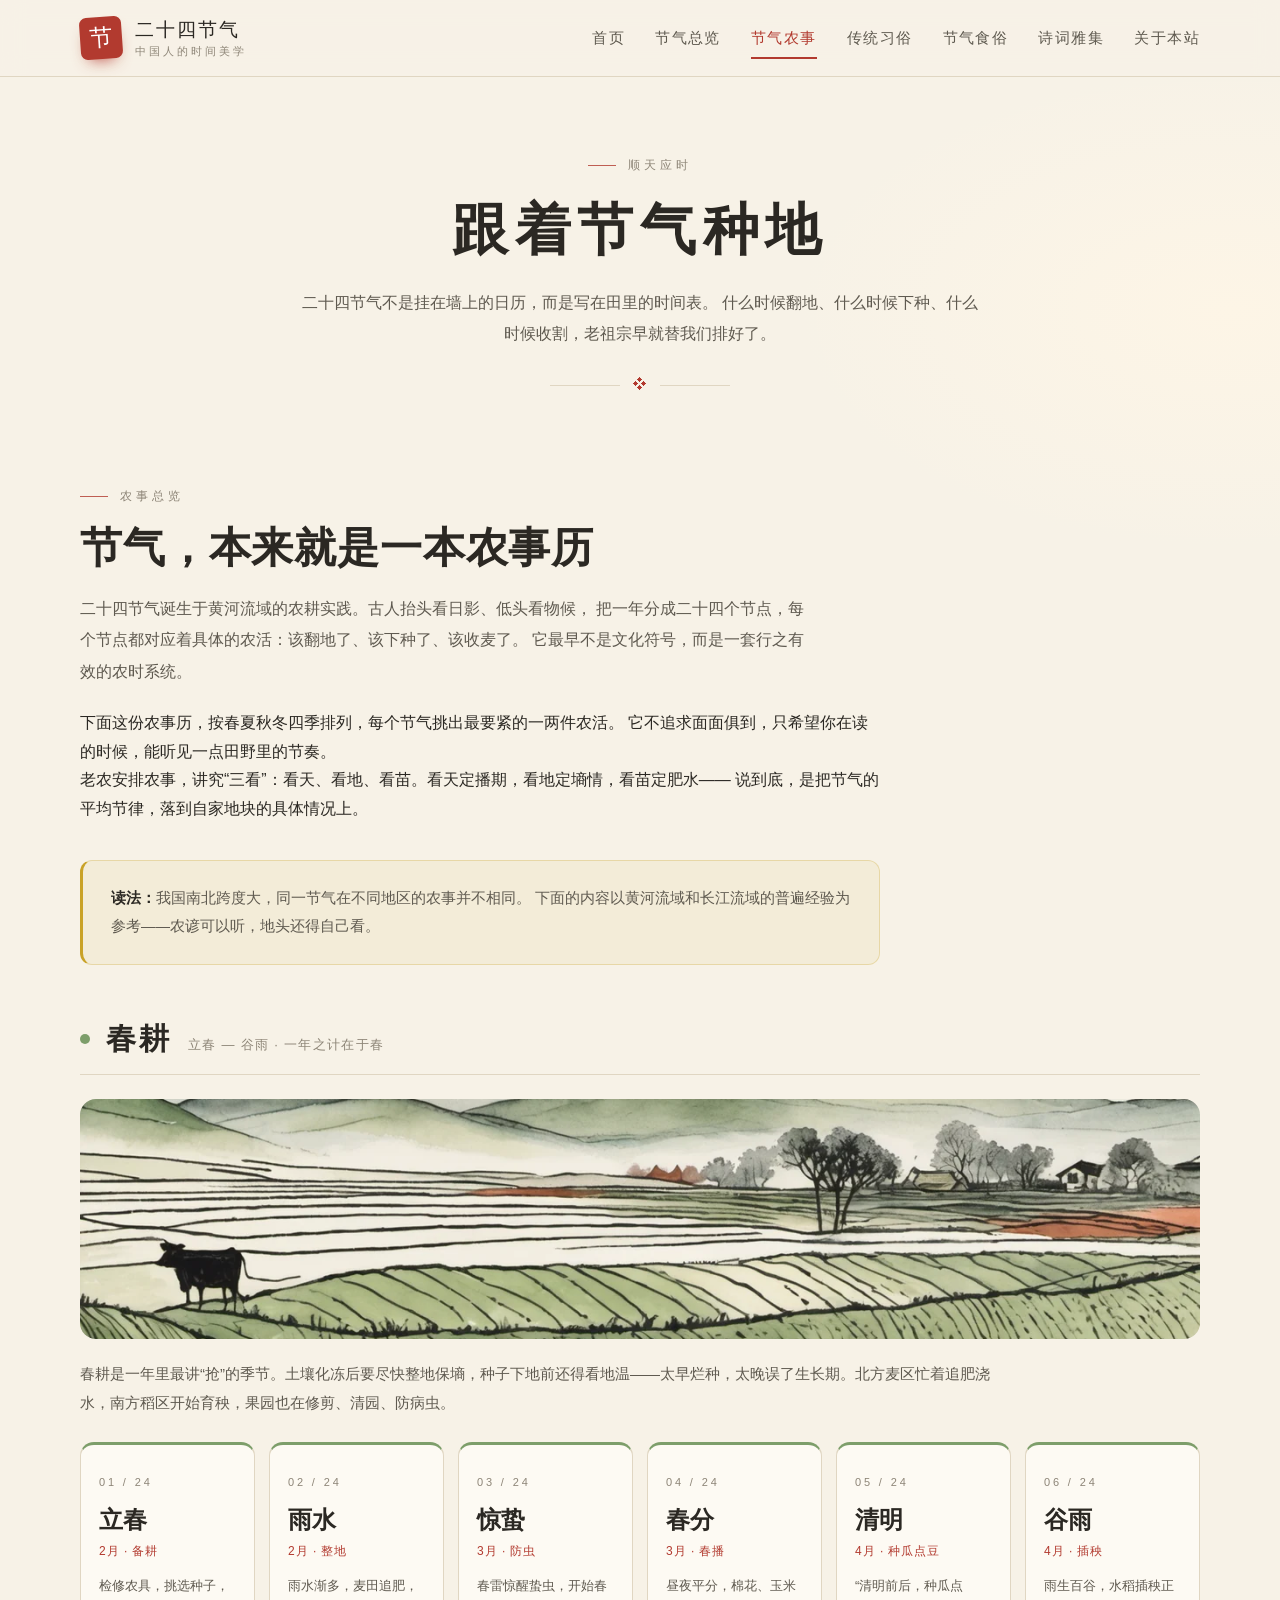
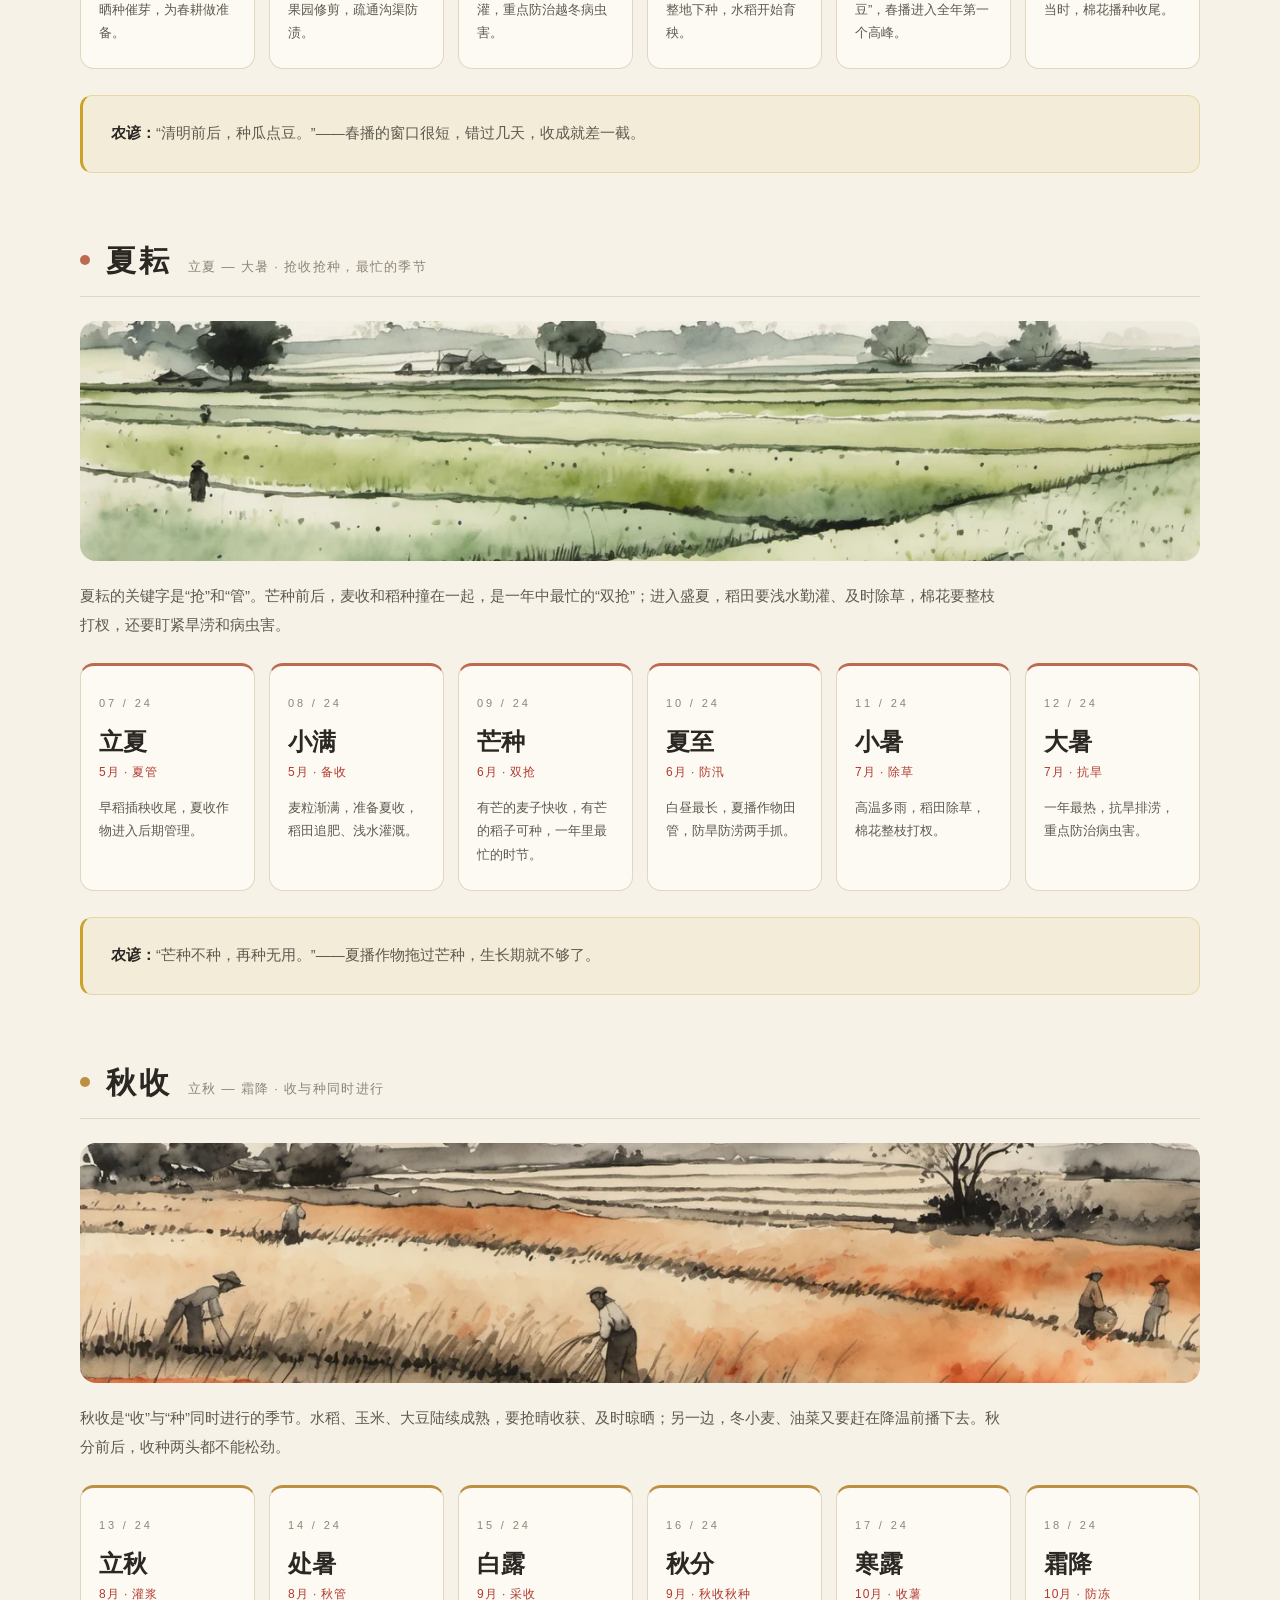
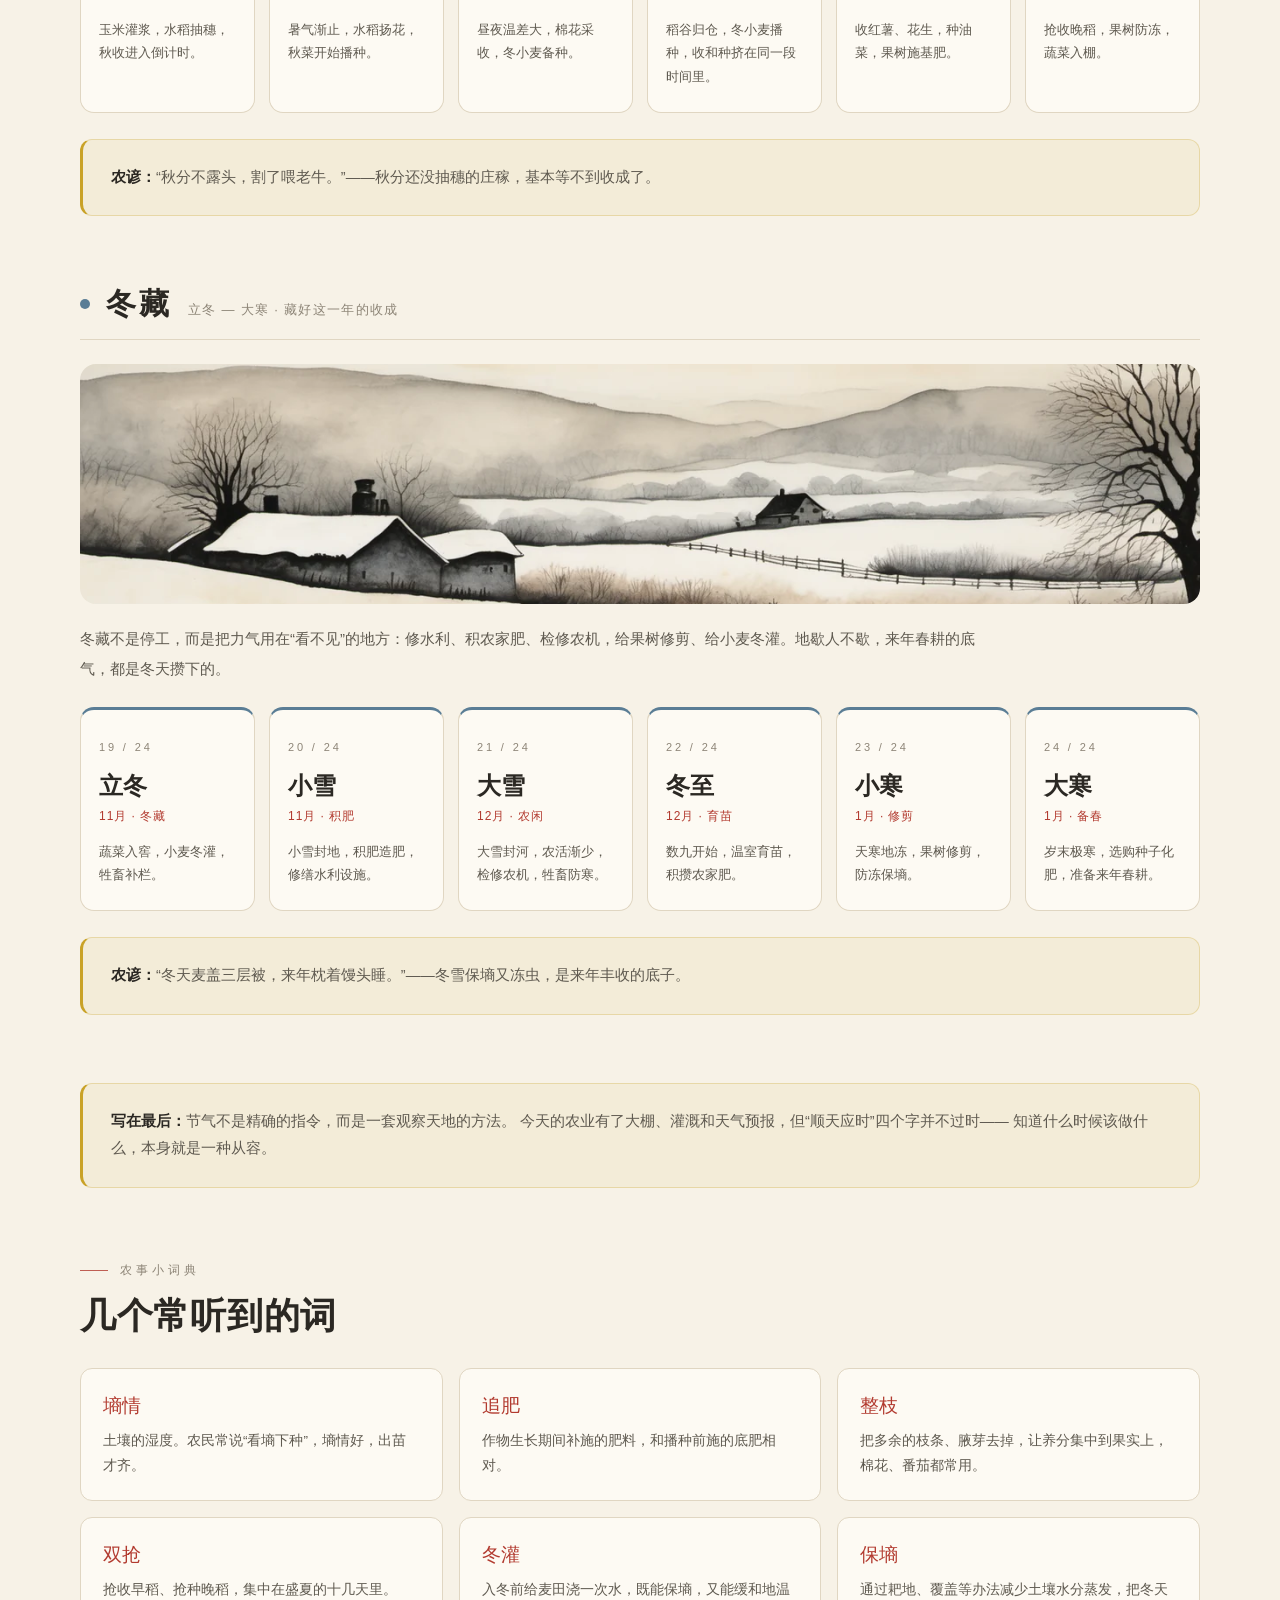
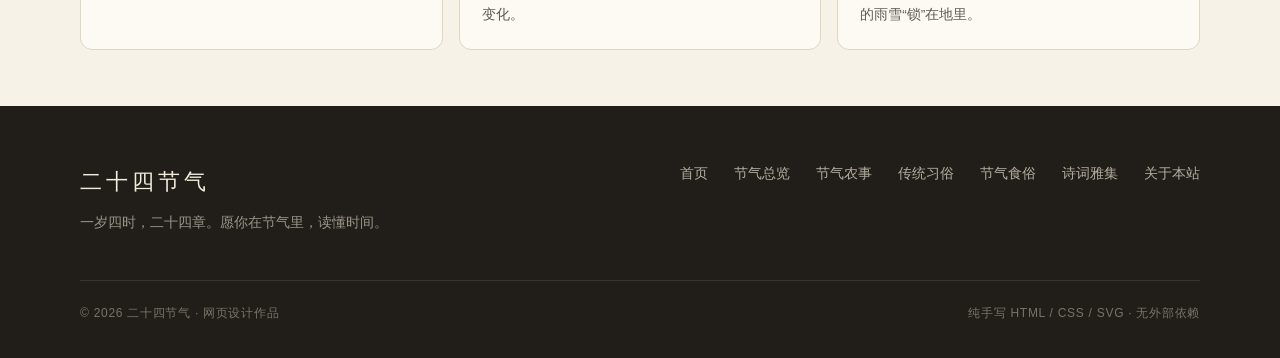
<file: farming.html>
<!DOCTYPE html>
<html lang="zh-CN">
<head>
  <meta charset="UTF-8">
  <meta name="viewport" content="width=device-width, initial-scale=1.0">
  <title>节气农事 · 二十四节气</title>
  <meta name="description" content="二十四节气农事指南：春耕、夏耘、秋收、冬藏，二十四个节气对应的农事活动与四季农谚。">
  <link rel="icon" href="images/favicon.svg" type="image/svg+xml">
  <link rel="stylesheet" href="css/base.css">
  <link rel="stylesheet" href="css/layout.css">
  <link rel="stylesheet" href="css/components.css">
  <link rel="stylesheet" href="css/pages.css">
  <link rel="stylesheet" href="css/responsive.css">
  <script>document.documentElement.classList.add('js');</script>
</head>
<body>

  <header class="site-header">
    <div class="wrap nav">
      <a class="brand" href="index.html" aria-label="返回首页">
        <span class="brand-seal" aria-hidden="true">节</span>
        <span class="brand-text">二十四节气<small>中国人的时间美学</small></span>
      </a>
      <button class="nav-toggle" type="button" aria-label="展开导航" aria-expanded="false" aria-controls="siteNav">☰</button>
      <nav class="nav-links" id="siteNav">
        <a href="index.html">首页</a>
        <a href="terms.html">节气总览</a>
        <a href="farming.html" class="active">节气农事</a>
        <a href="customs.html">传统习俗</a>
        <a href="food.html">节气食俗</a>
        <a href="poetry.html">诗词雅集</a>
        <a href="about.html">关于本站</a>
      </nav>
    </div>
  </header>

  <main>
    <section class="page-hero">
      <div class="wrap">
        <p class="eyebrow">顺天应时</p>
        <h1>跟着节气种地</h1>
        <p class="lead">
          二十四节气不是挂在墙上的日历，而是写在田里的时间表。
          什么时候翻地、什么时候下种、什么时候收割，老祖宗早就替我们排好了。
        </p>
        <div class="ornament" aria-hidden="true">❖</div>
      </div>
    </section>

    <section class="section-tight">
      <div class="wrap">

        <div class="farm-intro">
          <div class="section-head reveal">
            <p class="eyebrow">农事总览</p>
            <h2>节气，本来就是一本农事历</h2>
            <p class="lead">
              二十四节气诞生于黄河流域的农耕实践。古人抬头看日影、低头看物候，
              把一年分成二十四个节点，每个节点都对应着具体的农活：该翻地了、该下种了、该收麦了。
              它最早不是文化符号，而是一套行之有效的农时系统。
            </p>
          </div>
          <p>
            下面这份农事历，按春夏秋冬四季排列，每个节气挑出最要紧的一两件农活。
            它不追求面面俱到，只希望你在读的时候，能听见一点田野里的节奏。
          </p>
          <p>
            老农安排农事，讲究“三看”：看天、看地、看苗。看天定播期，看地定墒情，看苗定肥水——
            说到底，是把节气的平均节律，落到自家地块的具体情况上。
          </p>
          <div class="note-box reveal">
            <strong>读法：</strong>我国南北跨度大，同一节气在不同地区的农事并不相同。
            下面的内容以黄河流域和长江流域的普遍经验为参考——农谚可以听，地头还得自己看。
          </div>
        </div>

        <!-- ================= 春 ================= -->
        <section class="season-block" id="spring" data-season="spring">
          <div class="season-head">
            <span class="season-dot" aria-hidden="true"></span>
            <h2>春耕</h2>
            <span class="season-sub">立春 — 谷雨 · 一年之计在于春</span>
          </div>

          <figure class="season-art">
            <img src="images/ai-farm-spring.webp" alt="水墨插画：春日水田与耕牛" width="1280" height="320" loading="lazy">
          </figure>

          <p class="season-lead">春耕是一年里最讲“抢”的季节。土壤化冻后要尽快整地保墒，种子下地前还得看地温——太早烂种，太晚误了生长期。北方麦区忙着追肥浇水，南方稻区开始育秧，果园也在修剪、清园、防病虫。</p>

          <div class="term-grid">
            <article class="term-card reveal">
              <span class="term-no">01 / 24</span>
              <h3>立春</h3>
              <p class="term-date">2月 · 备耕</p>
              <p class="term-desc">检修农具，挑选种子，晒种催芽，为春耕做准备。</p>
            </article>
            <article class="term-card reveal">
              <span class="term-no">02 / 24</span>
              <h3>雨水</h3>
              <p class="term-date">2月 · 整地</p>
              <p class="term-desc">雨水渐多，麦田追肥，果园修剪，疏通沟渠防渍。</p>
            </article>
            <article class="term-card reveal">
              <span class="term-no">03 / 24</span>
              <h3>惊蛰</h3>
              <p class="term-date">3月 · 防虫</p>
              <p class="term-desc">春雷惊醒蛰虫，开始春灌，重点防治越冬病虫害。</p>
            </article>
            <article class="term-card reveal">
              <span class="term-no">04 / 24</span>
              <h3>春分</h3>
              <p class="term-date">3月 · 春播</p>
              <p class="term-desc">昼夜平分，棉花、玉米整地下种，水稻开始育秧。</p>
            </article>
            <article class="term-card reveal">
              <span class="term-no">05 / 24</span>
              <h3>清明</h3>
              <p class="term-date">4月 · 种瓜点豆</p>
              <p class="term-desc">“清明前后，种瓜点豆”，春播进入全年第一个高峰。</p>
            </article>
            <article class="term-card reveal">
              <span class="term-no">06 / 24</span>
              <h3>谷雨</h3>
              <p class="term-date">4月 · 插秧</p>
              <p class="term-desc">雨生百谷，水稻插秧正当时，棉花播种收尾。</p>
            </article>
          </div>

          <div class="note-box reveal">
            <strong>农谚：</strong>“清明前后，种瓜点豆。”——春播的窗口很短，错过几天，收成就差一截。
          </div>
        </section>

        <!-- ================= 夏 ================= -->
        <section class="season-block" id="summer" data-season="summer">
          <div class="season-head">
            <span class="season-dot" aria-hidden="true"></span>
            <h2>夏耘</h2>
            <span class="season-sub">立夏 — 大暑 · 抢收抢种，最忙的季节</span>
          </div>

          <figure class="season-art">
            <img src="images/ai-farm-summer.webp" alt="水墨插画：夏日稻田与农人" width="1280" height="320" loading="lazy">
          </figure>

          <p class="season-lead">夏耘的关键字是“抢”和“管”。芒种前后，麦收和稻种撞在一起，是一年中最忙的“双抢”；进入盛夏，稻田要浅水勤灌、及时除草，棉花要整枝打杈，还要盯紧旱涝和病虫害。</p>

          <div class="term-grid">
            <article class="term-card reveal">
              <span class="term-no">07 / 24</span>
              <h3>立夏</h3>
              <p class="term-date">5月 · 夏管</p>
              <p class="term-desc">早稻插秧收尾，夏收作物进入后期管理。</p>
            </article>
            <article class="term-card reveal">
              <span class="term-no">08 / 24</span>
              <h3>小满</h3>
              <p class="term-date">5月 · 备收</p>
              <p class="term-desc">麦粒渐满，准备夏收，稻田追肥、浅水灌溉。</p>
            </article>
            <article class="term-card reveal">
              <span class="term-no">09 / 24</span>
              <h3>芒种</h3>
              <p class="term-date">6月 · 双抢</p>
              <p class="term-desc">有芒的麦子快收，有芒的稻子可种，一年里最忙的时节。</p>
            </article>
            <article class="term-card reveal">
              <span class="term-no">10 / 24</span>
              <h3>夏至</h3>
              <p class="term-date">6月 · 防汛</p>
              <p class="term-desc">白昼最长，夏播作物田管，防旱防涝两手抓。</p>
            </article>
            <article class="term-card reveal">
              <span class="term-no">11 / 24</span>
              <h3>小暑</h3>
              <p class="term-date">7月 · 除草</p>
              <p class="term-desc">高温多雨，稻田除草，棉花整枝打杈。</p>
            </article>
            <article class="term-card reveal">
              <span class="term-no">12 / 24</span>
              <h3>大暑</h3>
              <p class="term-date">7月 · 抗旱</p>
              <p class="term-desc">一年最热，抗旱排涝，重点防治病虫害。</p>
            </article>
          </div>

          <div class="note-box reveal">
            <strong>农谚：</strong>“芒种不种，再种无用。”——夏播作物拖过芒种，生长期就不够了。
          </div>
        </section>

        <!-- ================= 秋 ================= -->
        <section class="season-block" id="autumn" data-season="autumn">
          <div class="season-head">
            <span class="season-dot" aria-hidden="true"></span>
            <h2>秋收</h2>
            <span class="season-sub">立秋 — 霜降 · 收与种同时进行</span>
          </div>

          <figure class="season-art">
            <img src="images/ai-farm-autumn.webp" alt="水墨插画：秋日金黄的稻田" width="1280" height="320" loading="lazy">
          </figure>

          <p class="season-lead">秋收是“收”与“种”同时进行的季节。水稻、玉米、大豆陆续成熟，要抢晴收获、及时晾晒；另一边，冬小麦、油菜又要赶在降温前播下去。秋分前后，收种两头都不能松劲。</p>

          <div class="term-grid">
            <article class="term-card reveal">
              <span class="term-no">13 / 24</span>
              <h3>立秋</h3>
              <p class="term-date">8月 · 灌浆</p>
              <p class="term-desc">玉米灌浆，水稻抽穗，秋收进入倒计时。</p>
            </article>
            <article class="term-card reveal">
              <span class="term-no">14 / 24</span>
              <h3>处暑</h3>
              <p class="term-date">8月 · 秋管</p>
              <p class="term-desc">暑气渐止，水稻扬花，秋菜开始播种。</p>
            </article>
            <article class="term-card reveal">
              <span class="term-no">15 / 24</span>
              <h3>白露</h3>
              <p class="term-date">9月 · 采收</p>
              <p class="term-desc">昼夜温差大，棉花采收，冬小麦备种。</p>
            </article>
            <article class="term-card reveal">
              <span class="term-no">16 / 24</span>
              <h3>秋分</h3>
              <p class="term-date">9月 · 秋收秋种</p>
              <p class="term-desc">稻谷归仓，冬小麦播种，收和种挤在同一段时间里。</p>
            </article>
            <article class="term-card reveal">
              <span class="term-no">17 / 24</span>
              <h3>寒露</h3>
              <p class="term-date">10月 · 收薯</p>
              <p class="term-desc">收红薯、花生，种油菜，果树施基肥。</p>
            </article>
            <article class="term-card reveal">
              <span class="term-no">18 / 24</span>
              <h3>霜降</h3>
              <p class="term-date">10月 · 防冻</p>
              <p class="term-desc">抢收晚稻，果树防冻，蔬菜入棚。</p>
            </article>
          </div>

          <div class="note-box reveal">
            <strong>农谚：</strong>“秋分不露头，割了喂老牛。”——秋分还没抽穗的庄稼，基本等不到收成了。
          </div>
        </section>

        <!-- ================= 冬 ================= -->
        <section class="season-block" id="winter" data-season="winter">
          <div class="season-head">
            <span class="season-dot" aria-hidden="true"></span>
            <h2>冬藏</h2>
            <span class="season-sub">立冬 — 大寒 · 藏好这一年的收成</span>
          </div>

          <figure class="season-art">
            <img src="images/ai-farm-winter.webp" alt="水墨插画：雪后的农舍与田野" width="1280" height="320" loading="lazy">
          </figure>

          <p class="season-lead">冬藏不是停工，而是把力气用在“看不见”的地方：修水利、积农家肥、检修农机，给果树修剪、给小麦冬灌。地歇人不歇，来年春耕的底气，都是冬天攒下的。</p>

          <div class="term-grid">
            <article class="term-card reveal">
              <span class="term-no">19 / 24</span>
              <h3>立冬</h3>
              <p class="term-date">11月 · 冬藏</p>
              <p class="term-desc">蔬菜入窖，小麦冬灌，牲畜补栏。</p>
            </article>
            <article class="term-card reveal">
              <span class="term-no">20 / 24</span>
              <h3>小雪</h3>
              <p class="term-date">11月 · 积肥</p>
              <p class="term-desc">小雪封地，积肥造肥，修缮水利设施。</p>
            </article>
            <article class="term-card reveal">
              <span class="term-no">21 / 24</span>
              <h3>大雪</h3>
              <p class="term-date">12月 · 农闲</p>
              <p class="term-desc">大雪封河，农活渐少，检修农机，牲畜防寒。</p>
            </article>
            <article class="term-card reveal">
              <span class="term-no">22 / 24</span>
              <h3>冬至</h3>
              <p class="term-date">12月 · 育苗</p>
              <p class="term-desc">数九开始，温室育苗，积攒农家肥。</p>
            </article>
            <article class="term-card reveal">
              <span class="term-no">23 / 24</span>
              <h3>小寒</h3>
              <p class="term-date">1月 · 修剪</p>
              <p class="term-desc">天寒地冻，果树修剪，防冻保墒。</p>
            </article>
            <article class="term-card reveal">
              <span class="term-no">24 / 24</span>
              <h3>大寒</h3>
              <p class="term-date">1月 · 备春</p>
              <p class="term-desc">岁末极寒，选购种子化肥，准备来年春耕。</p>
            </article>
          </div>

          <div class="note-box reveal">
            <strong>农谚：</strong>“冬天麦盖三层被，来年枕着馒头睡。”——冬雪保墒又冻虫，是来年丰收的底子。
          </div>
        </section>

        <div class="note-box reveal">
          <strong>写在最后：</strong>节气不是精确的指令，而是一套观察天地的方法。
          今天的农业有了大棚、灌溉和天气预报，但“顺天应时”四个字并不过时——
          知道什么时候该做什么，本身就是一种从容。
        </div>

        <div class="glossary reveal">
          <div class="glossary-head">
            <p class="eyebrow">农事小词典</p>
            <h2>几个常听到的词</h2>
          </div>
          <dl class="glossary-grid">
            <div class="glossary-item">
              <dt>墒情</dt>
              <dd>土壤的湿度。农民常说“看墒下种”，墒情好，出苗才齐。</dd>
            </div>
            <div class="glossary-item">
              <dt>追肥</dt>
              <dd>作物生长期间补施的肥料，和播种前施的底肥相对。</dd>
            </div>
            <div class="glossary-item">
              <dt>整枝</dt>
              <dd>把多余的枝条、腋芽去掉，让养分集中到果实上，棉花、番茄都常用。</dd>
            </div>
            <div class="glossary-item">
              <dt>双抢</dt>
              <dd>抢收早稻、抢种晚稻，集中在盛夏的十几天里。</dd>
            </div>
            <div class="glossary-item">
              <dt>冬灌</dt>
              <dd>入冬前给麦田浇一次水，既能保墒，又能缓和地温变化。</dd>
            </div>
            <div class="glossary-item">
              <dt>保墒</dt>
              <dd>通过耙地、覆盖等办法减少土壤水分蒸发，把冬天的雨雪“锁”在地里。</dd>
            </div>
          </dl>
        </div>

      </div>
    </section>
  </main>

  <footer class="site-footer">
    <div class="wrap footer-grid">
      <div>
        <p class="footer-title">二十四节气</p>
        <p class="footer-note">一岁四时，二十四章。愿你在节气里，读懂时间。</p>
      </div>
      <nav class="footer-links" aria-label="页脚导航">
        <a href="index.html">首页</a>
        <a href="terms.html">节气总览</a>
        <a href="farming.html">节气农事</a>
        <a href="customs.html">传统习俗</a>
        <a href="food.html">节气食俗</a>
        <a href="poetry.html">诗词雅集</a>
        <a href="about.html">关于本站</a>
      </nav>
    </div>
    <div class="wrap footer-bottom">
      <p>© <span data-year>2026</span> 二十四节气 · 网页设计作品</p>
      <p>纯手写 HTML / CSS / SVG · 无外部依赖</p>
    </div>
  </footer>

  <script src="js/nav.js"></script>
  <script src="js/reveal.js"></script>
  <script src="js/filter.js"></script>
  <script src="js/quiz.js"></script>
  <script src="js/year.js"></script>
</body>
</html>
</file>
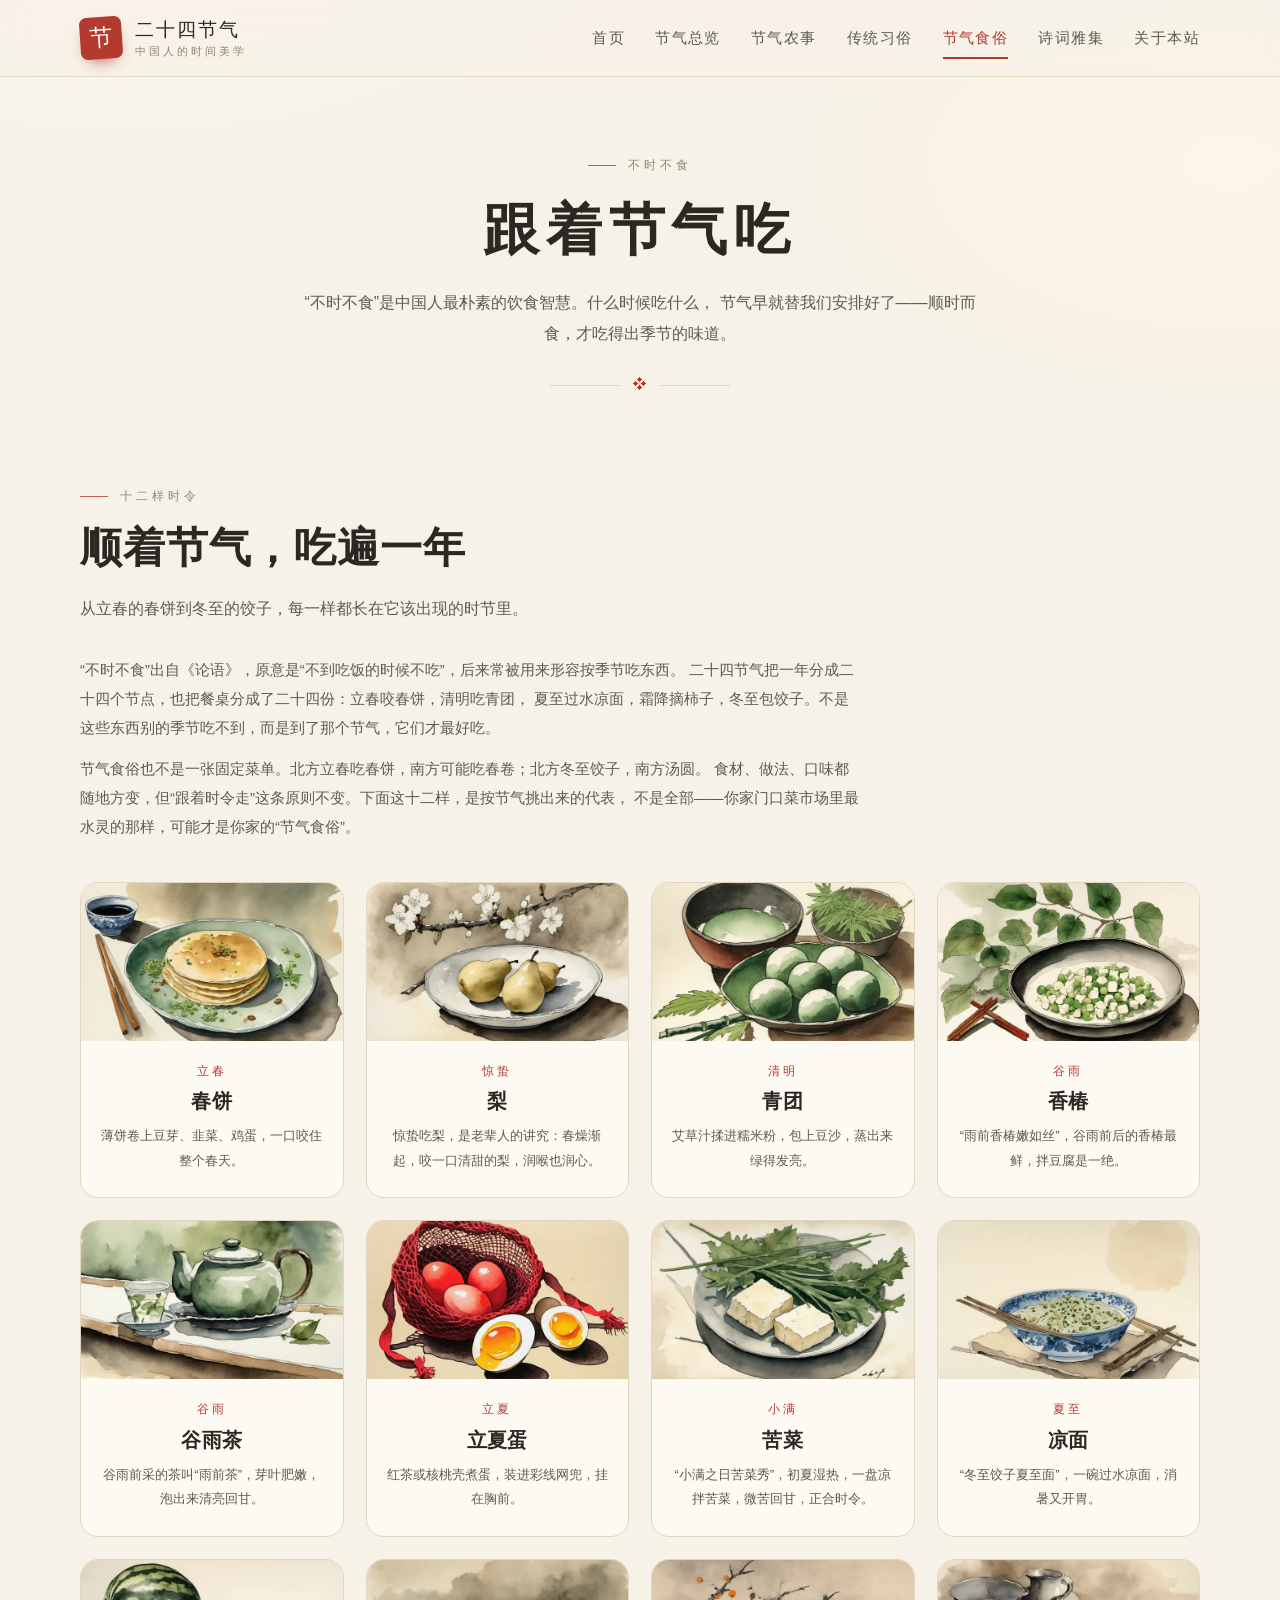
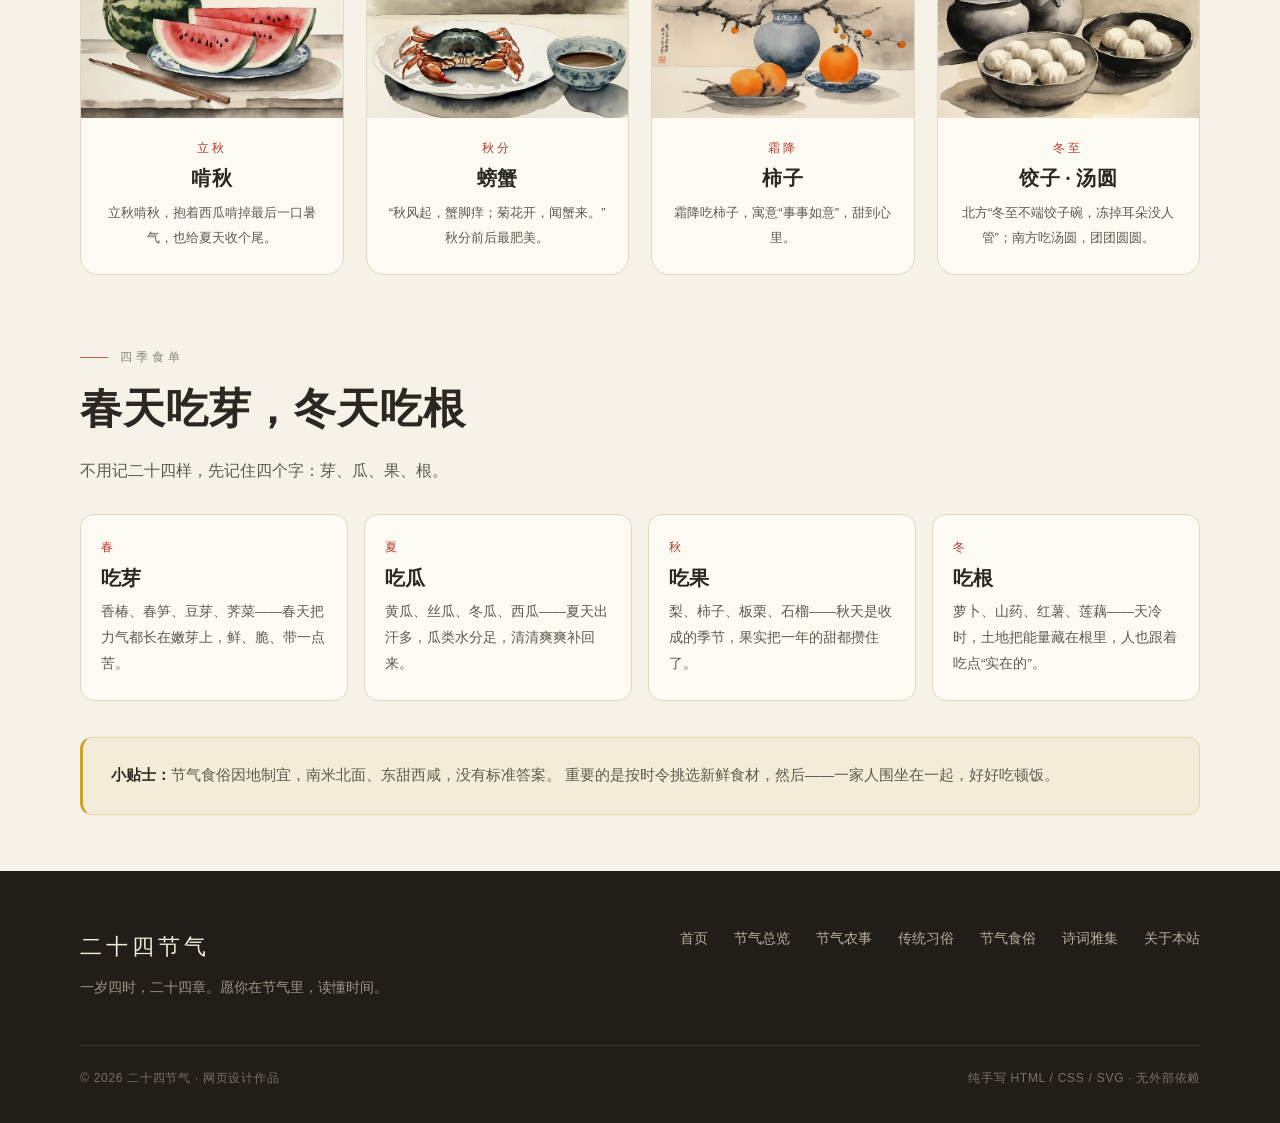
<file: food.html>
<!DOCTYPE html>
<html lang="zh-CN">
<head>
  <meta charset="UTF-8">
  <meta name="viewport" content="width=device-width, initial-scale=1.0">
  <title>节气食俗 · 二十四节气</title>
  <meta name="description" content="二十四节气食俗：春饼、惊蛰梨、青团、香椿、谷雨茶、立夏蛋、苦菜、凉面、啃秋西瓜、螃蟹、柿子、饺子与汤圆，跟着节气吃。">
  <link rel="icon" href="images/favicon.svg" type="image/svg+xml">
  <link rel="stylesheet" href="css/base.css">
  <link rel="stylesheet" href="css/layout.css">
  <link rel="stylesheet" href="css/components.css">
  <link rel="stylesheet" href="css/pages.css">
  <link rel="stylesheet" href="css/responsive.css">
  <script>document.documentElement.classList.add('js');</script>
</head>
<body>

  <header class="site-header">
    <div class="wrap nav">
      <a class="brand" href="index.html" aria-label="返回首页">
        <span class="brand-seal" aria-hidden="true">节</span>
        <span class="brand-text">二十四节气<small>中国人的时间美学</small></span>
      </a>
      <button class="nav-toggle" type="button" aria-label="展开导航" aria-expanded="false" aria-controls="siteNav">☰</button>
      <nav class="nav-links" id="siteNav">
        <a href="index.html">首页</a>
        <a href="terms.html">节气总览</a>
        <a href="farming.html">节气农事</a>
        <a href="customs.html">传统习俗</a>
        <a href="food.html" class="active">节气食俗</a>
        <a href="poetry.html">诗词雅集</a>
        <a href="about.html">关于本站</a>
      </nav>
    </div>
  </header>

  <main>
    <section class="page-hero">
      <div class="wrap">
        <p class="eyebrow">不时不食</p>
        <h1>跟着节气吃</h1>
        <p class="lead">
          “不时不食”是中国人最朴素的饮食智慧。什么时候吃什么，
          节气早就替我们安排好了——顺时而食，才吃得出季节的味道。
        </p>
        <div class="ornament" aria-hidden="true">❖</div>
      </div>
    </section>

    <section class="section-tight">
      <div class="wrap">
        <div class="section-head reveal">
          <p class="eyebrow">十二样时令</p>
          <h2>顺着节气，吃遍一年</h2>
          <p class="lead">从立春的春饼到冬至的饺子，每一样都长在它该出现的时节里。</p>
        </div>

        <div class="food-intro reveal">
          <p>
            “不时不食”出自《论语》，原意是“不到吃饭的时候不吃”，后来常被用来形容按季节吃东西。
            二十四节气把一年分成二十四个节点，也把餐桌分成了二十四份：立春咬春饼，清明吃青团，
            夏至过水凉面，霜降摘柿子，冬至包饺子。不是这些东西别的季节吃不到，而是到了那个节气，它们才最好吃。
          </p>
          <p>
            节气食俗也不是一张固定菜单。北方立春吃春饼，南方可能吃春卷；北方冬至饺子，南方汤圆。
            食材、做法、口味都随地方变，但“跟着时令走”这条原则不变。下面这十二样，是按节气挑出来的代表，
            不是全部——你家门口菜市场里最水灵的那样，可能才是你家的“节气食俗”。
          </p>
        </div>

        <div class="food-grid">
          <article class="food-card reveal">
            <div class="food-art">
              <img src="images/ai-food-chunbing.webp" alt="水墨插画：一碟春饼与时令小菜" width="640" height="400" loading="lazy">
            </div>
            <div class="food-body">
              <span class="food-term">立春</span>
              <h3>春饼</h3>
              <p>薄饼卷上豆芽、韭菜、鸡蛋，一口咬住整个春天。</p>
            </div>
          </article>

          <article class="food-card reveal">
            <div class="food-art">
              <img src="images/ai-food-pear.webp" alt="水墨插画：惊蛰的雪梨与梨花" width="640" height="400" loading="lazy">
            </div>
            <div class="food-body">
              <span class="food-term">惊蛰</span>
              <h3>梨</h3>
              <p>惊蛰吃梨，是老辈人的讲究：春燥渐起，咬一口清甜的梨，润喉也润心。</p>
            </div>
          </article>

          <article class="food-card reveal">
            <div class="food-art">
              <img src="images/ai-food-qingtuan.webp" alt="水墨插画：竹叶上的青团" width="640" height="400" loading="lazy">
            </div>
            <div class="food-body">
              <span class="food-term">清明</span>
              <h3>青团</h3>
              <p>艾草汁揉进糯米粉，包上豆沙，蒸出来绿得发亮。</p>
            </div>
          </article>

          <article class="food-card reveal">
            <div class="food-art">
              <img src="images/ai-food-xiangchun.webp" alt="水墨插画：香椿拌豆腐" width="640" height="400" loading="lazy">
            </div>
            <div class="food-body">
              <span class="food-term">谷雨</span>
              <h3>香椿</h3>
              <p>“雨前香椿嫩如丝”，谷雨前后的香椿最鲜，拌豆腐是一绝。</p>
            </div>
          </article>

          <article class="food-card reveal">
            <div class="food-art">
              <img src="images/ai-food-tea.webp" alt="水墨插画：谷雨时节的茶壶与茶杯" width="640" height="400" loading="lazy">
            </div>
            <div class="food-body">
              <span class="food-term">谷雨</span>
              <h3>谷雨茶</h3>
              <p>谷雨前采的茶叫“雨前茶”，芽叶肥嫩，泡出来清亮回甘。</p>
            </div>
          </article>

          <article class="food-card reveal">
            <div class="food-art">
              <img src="images/ai-food-egg.webp" alt="水墨插画：染红的立夏蛋" width="640" height="400" loading="lazy">
            </div>
            <div class="food-body">
              <span class="food-term">立夏</span>
              <h3>立夏蛋</h3>
              <p>红茶或核桃壳煮蛋，装进彩线网兜，挂在胸前。</p>
            </div>
          </article>

          <article class="food-card reveal">
            <div class="food-art">
              <img src="images/ai-food-kucai.webp" alt="水墨插画：小满的苦菜拌豆腐" width="640" height="400" loading="lazy">
            </div>
            <div class="food-body">
              <span class="food-term">小满</span>
              <h3>苦菜</h3>
              <p>“小满之日苦菜秀”，初夏湿热，一盘凉拌苦菜，微苦回甘，正合时令。</p>
            </div>
          </article>

          <article class="food-card reveal">
            <div class="food-art">
              <img src="images/ai-food-noodle.webp" alt="水墨插画：一碗过水凉面" width="640" height="400" loading="lazy">
            </div>
            <div class="food-body">
              <span class="food-term">夏至</span>
              <h3>凉面</h3>
              <p>“冬至饺子夏至面”，一碗过水凉面，消暑又开胃。</p>
            </div>
          </article>

          <article class="food-card reveal">
            <div class="food-art">
              <img src="images/ai-food-watermelon.webp" alt="水墨插画：立秋啃秋的西瓜" width="640" height="400" loading="lazy">
            </div>
            <div class="food-body">
              <span class="food-term">立秋</span>
              <h3>啃秋</h3>
              <p>立秋啃秋，抱着西瓜啃掉最后一口暑气，也给夏天收个尾。</p>
            </div>
          </article>

          <article class="food-card reveal">
            <div class="food-art">
              <img src="images/ai-food-crab.webp" alt="水墨插画：清蒸大闸蟹" width="640" height="400" loading="lazy">
            </div>
            <div class="food-body">
              <span class="food-term">秋分</span>
              <h3>螃蟹</h3>
              <p>“秋风起，蟹脚痒；菊花开，闻蟹来。”秋分前后最肥美。</p>
            </div>
          </article>

          <article class="food-card reveal">
            <div class="food-art">
              <img src="images/ai-food-persimmon.webp" alt="水墨插画：霜降枝头的柿子" width="640" height="400" loading="lazy">
            </div>
            <div class="food-body">
              <span class="food-term">霜降</span>
              <h3>柿子</h3>
              <p>霜降吃柿子，寓意“事事如意”，甜到心里。</p>
            </div>
          </article>

          <article class="food-card reveal">
            <div class="food-art">
              <img src="images/ai-food-dumpling.webp" alt="水墨插画：冬至的饺子与汤圆" width="640" height="400" loading="lazy">
            </div>
            <div class="food-body">
              <span class="food-term">冬至</span>
              <h3>饺子 · 汤圆</h3>
              <p>北方“冬至不端饺子碗，冻掉耳朵没人管”；南方吃汤圆，团团圆圆。</p>
            </div>
          </article>
        </div>

        <div class="taste-section reveal">
          <div class="section-head">
            <p class="eyebrow">四季食单</p>
            <h2>春天吃芽，冬天吃根</h2>
            <p class="lead">不用记二十四样，先记住四个字：芽、瓜、果、根。</p>
          </div>
          <div class="taste-grid">
            <div class="taste-card">
              <span class="taste-season">春</span>
              <h3>吃芽</h3>
              <p>香椿、春笋、豆芽、荠菜——春天把力气都长在嫩芽上，鲜、脆、带一点苦。</p>
            </div>
            <div class="taste-card">
              <span class="taste-season">夏</span>
              <h3>吃瓜</h3>
              <p>黄瓜、丝瓜、冬瓜、西瓜——夏天出汗多，瓜类水分足，清清爽爽补回来。</p>
            </div>
            <div class="taste-card">
              <span class="taste-season">秋</span>
              <h3>吃果</h3>
              <p>梨、柿子、板栗、石榴——秋天是收成的季节，果实把一年的甜都攒住了。</p>
            </div>
            <div class="taste-card">
              <span class="taste-season">冬</span>
              <h3>吃根</h3>
              <p>萝卜、山药、红薯、莲藕——天冷时，土地把能量藏在根里，人也跟着吃点“实在的”。</p>
            </div>
          </div>
        </div>

        <div class="note-box reveal">
          <strong>小贴士：</strong>节气食俗因地制宜，南米北面、东甜西咸，没有标准答案。
          重要的是按时令挑选新鲜食材，然后——一家人围坐在一起，好好吃顿饭。
        </div>
      </div>
    </section>
  </main>

  <footer class="site-footer">
    <div class="wrap footer-grid">
      <div>
        <p class="footer-title">二十四节气</p>
        <p class="footer-note">一岁四时，二十四章。愿你在节气里，读懂时间。</p>
      </div>
      <nav class="footer-links" aria-label="页脚导航">
        <a href="index.html">首页</a>
        <a href="terms.html">节气总览</a>
        <a href="farming.html">节气农事</a>
        <a href="customs.html">传统习俗</a>
        <a href="food.html">节气食俗</a>
        <a href="poetry.html">诗词雅集</a>
        <a href="about.html">关于本站</a>
      </nav>
    </div>
    <div class="wrap footer-bottom">
      <p>© <span data-year>2026</span> 二十四节气 · 网页设计作品</p>
      <p>纯手写 HTML / CSS / SVG · 无外部依赖</p>
    </div>
  </footer>

  <script src="js/nav.js"></script>
  <script src="js/reveal.js"></script>
  <script src="js/filter.js"></script>
  <script src="js/quiz.js"></script>
  <script src="js/year.js"></script>
</body>
</html>
</file>
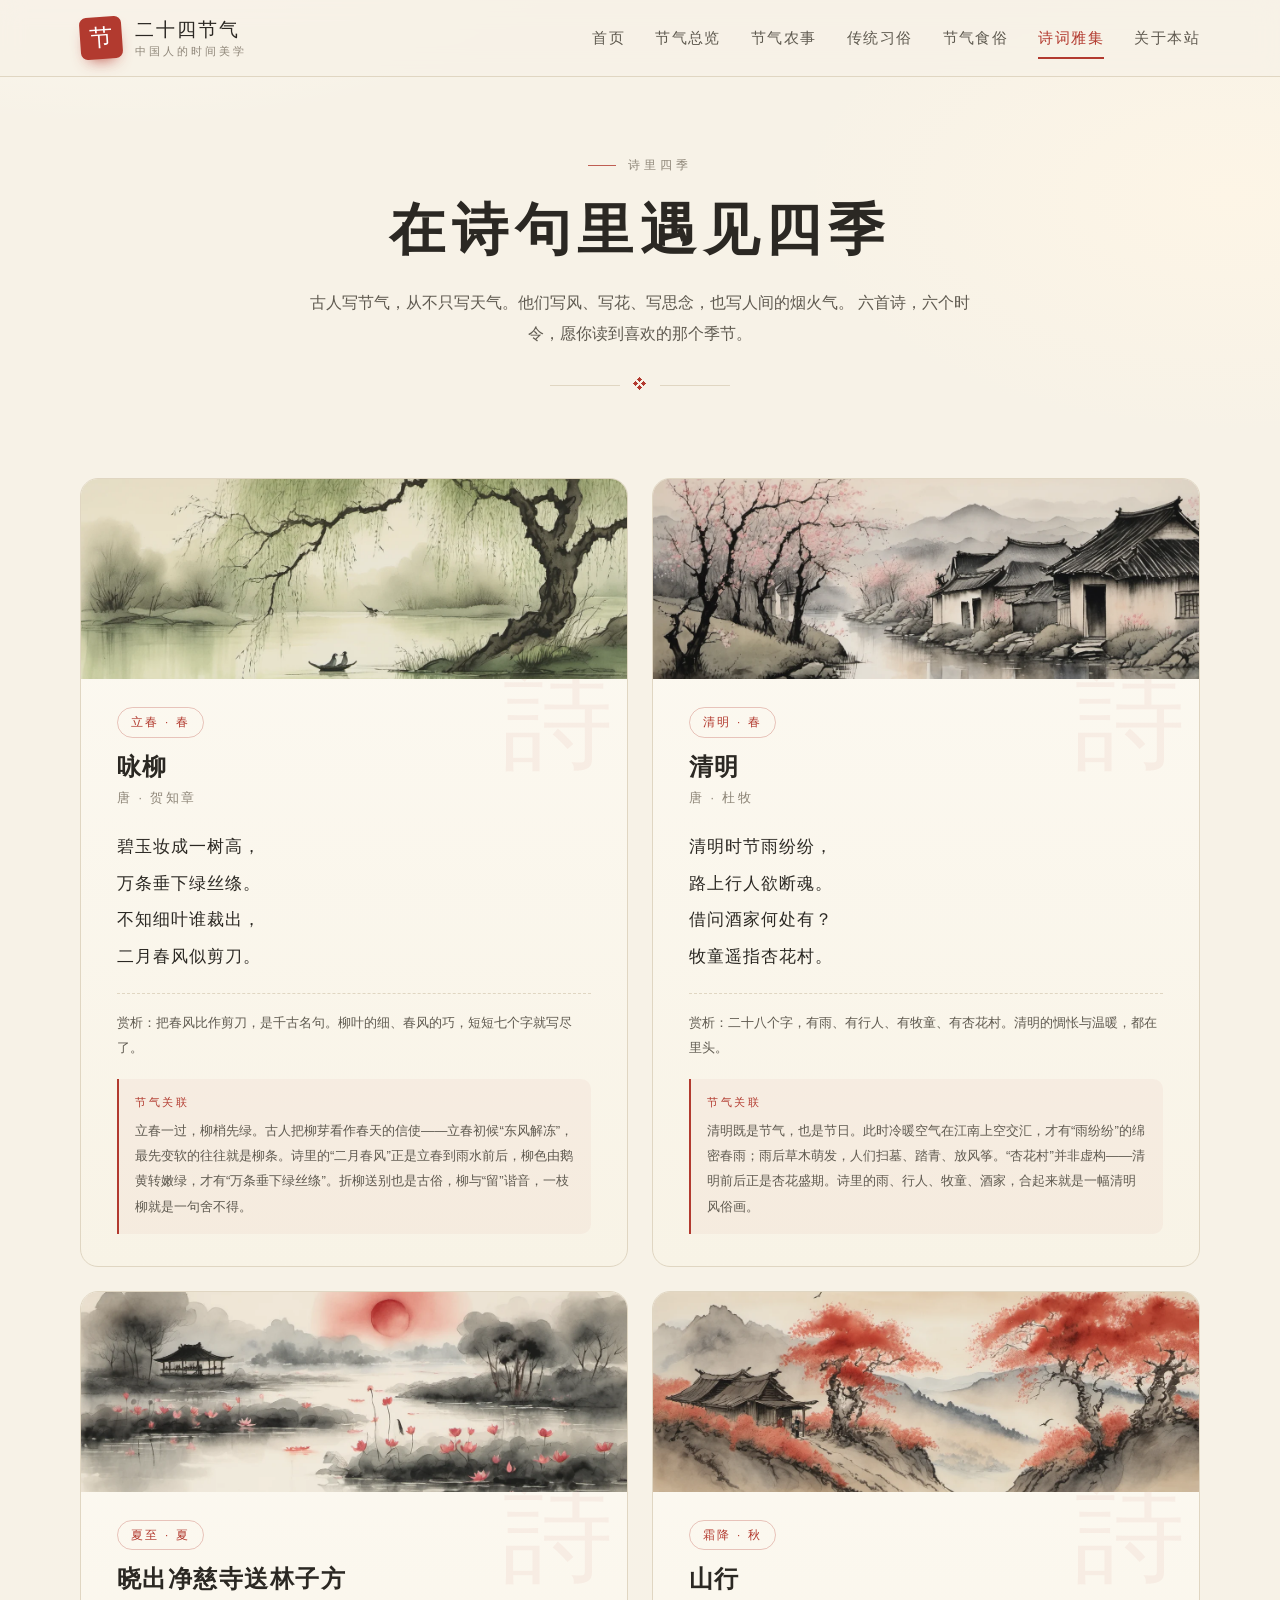
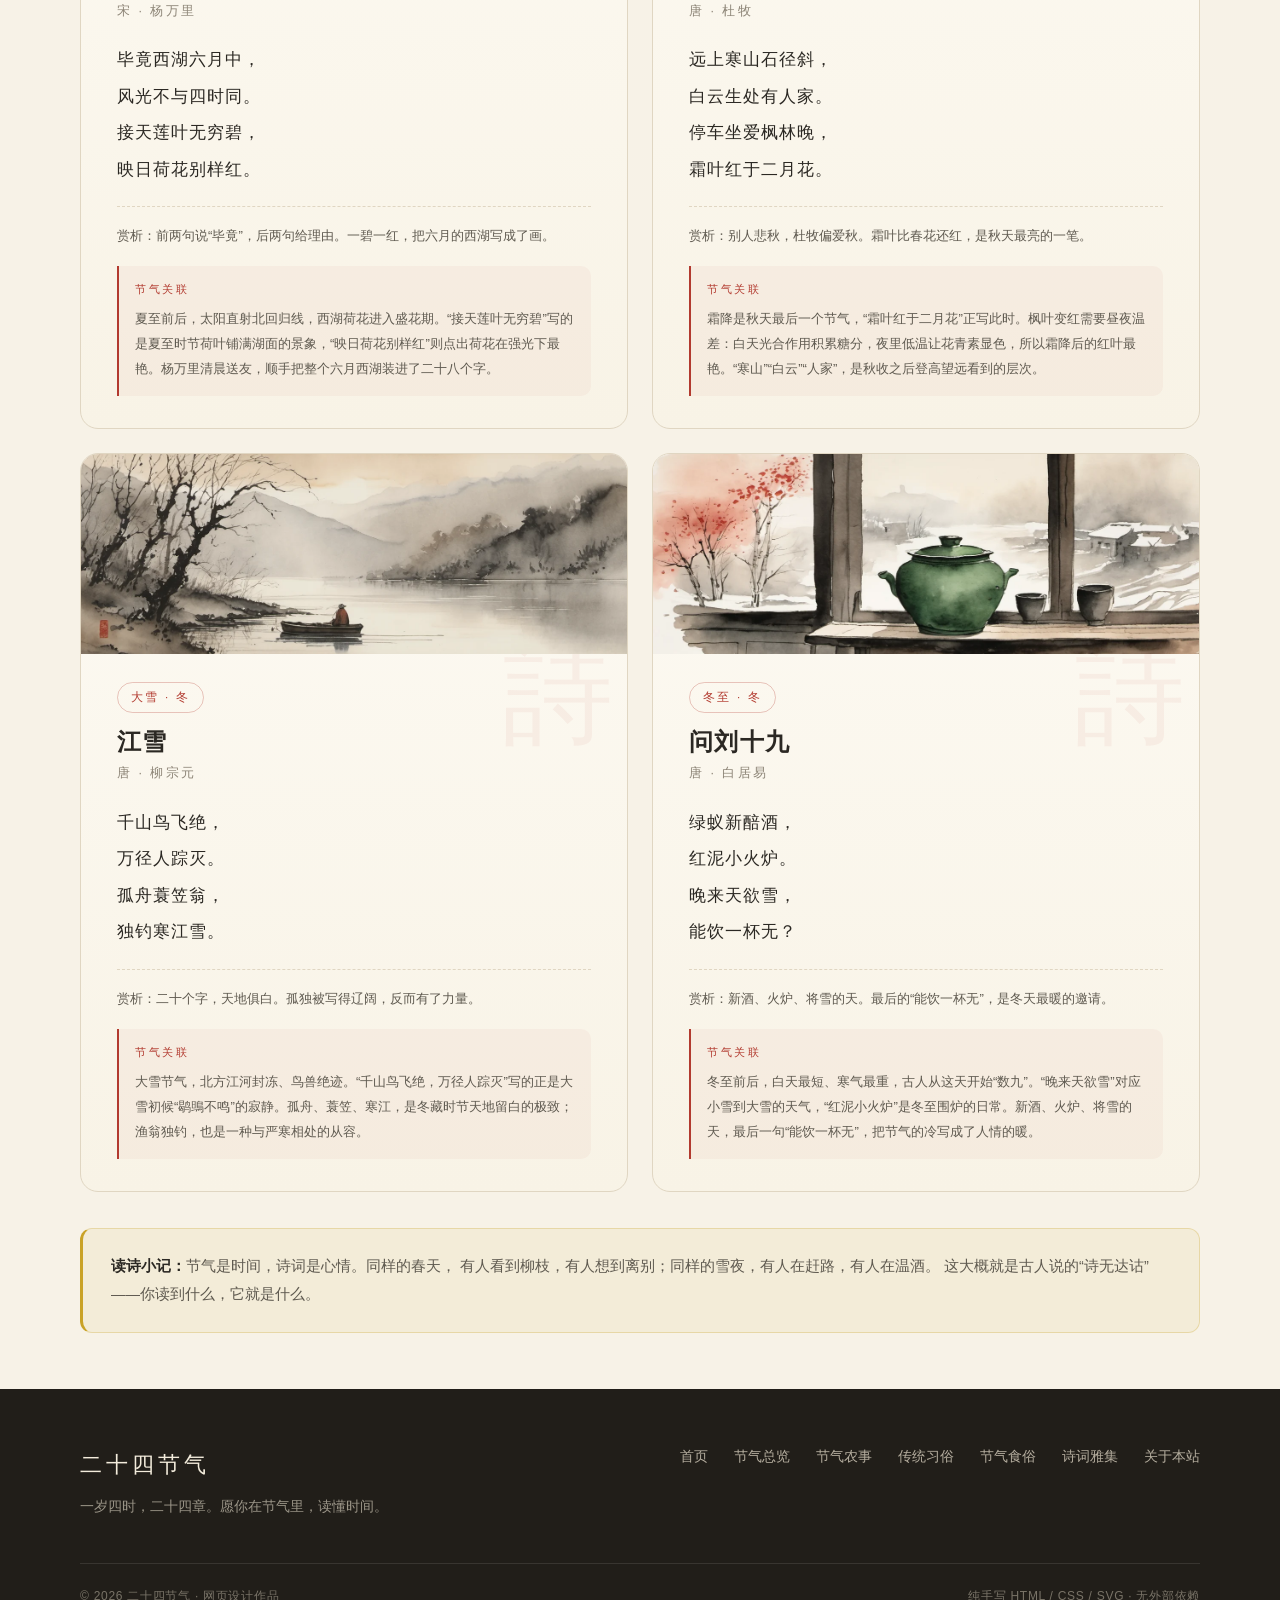
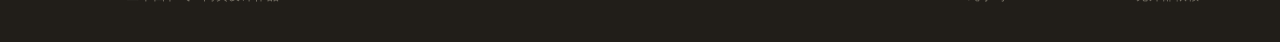
<file: poetry.html>
<!DOCTYPE html>
<html lang="zh-CN">
<head>
  <meta charset="UTF-8">
  <meta name="viewport" content="width=device-width, initial-scale=1.0">
  <title>诗词雅集 · 二十四节气</title>
  <meta name="description" content="与二十四节气相关的古诗词：咏柳、清明、晓出净慈寺送林子方、山行、江雪、问刘十九。">
  <link rel="icon" href="images/favicon.svg" type="image/svg+xml">
  <link rel="stylesheet" href="css/base.css">
  <link rel="stylesheet" href="css/layout.css">
  <link rel="stylesheet" href="css/components.css">
  <link rel="stylesheet" href="css/pages.css">
  <link rel="stylesheet" href="css/responsive.css">
  <script>document.documentElement.classList.add('js');</script>
</head>
<body>

  <header class="site-header">
    <div class="wrap nav">
      <a class="brand" href="index.html" aria-label="返回首页">
        <span class="brand-seal" aria-hidden="true">节</span>
        <span class="brand-text">二十四节气<small>中国人的时间美学</small></span>
      </a>
      <button class="nav-toggle" type="button" aria-label="展开导航" aria-expanded="false" aria-controls="siteNav">☰</button>
      <nav class="nav-links" id="siteNav">
        <a href="index.html">首页</a>
        <a href="terms.html">节气总览</a>
        <a href="farming.html">节气农事</a>
        <a href="customs.html">传统习俗</a>
        <a href="food.html">节气食俗</a>
        <a href="poetry.html" class="active">诗词雅集</a>
        <a href="about.html">关于本站</a>
      </nav>
    </div>
  </header>

  <main>
    <section class="page-hero">
      <div class="wrap">
        <p class="eyebrow">诗里四季</p>
        <h1>在诗句里遇见四季</h1>
        <p class="lead">
          古人写节气，从不只写天气。他们写风、写花、写思念，也写人间的烟火气。
          六首诗，六个时令，愿你读到喜欢的那个季节。
        </p>
        <div class="ornament" aria-hidden="true">❖</div>
      </div>
    </section>

    <section class="section-tight">
      <div class="wrap">
        <div class="poem-grid">

          <article class="poem-card reveal">
          <div class="poem-art">
            <img src="images/ai-poem-willow.webp" alt="水墨插画：春风中的垂柳" width="1280" height="480" loading="lazy">
          </div>
          <div class="poem-body">
            <span class="poem-tag">立春 · 春</span>
              <h2>咏柳</h2>
              <p class="poem-author">唐 · 贺知章</p>
              <p class="poem-text">
                <span>碧玉妆成一树高，</span>
                <span>万条垂下绿丝绦。</span>
                <span>不知细叶谁裁出，</span>
                <span>二月春风似剪刀。</span>
              </p>
              <p class="poem-note">赏析：把春风比作剪刀，是千古名句。柳叶的细、春风的巧，短短七个字就写尽了。</p>
              <div class="poem-season">
                <p class="poem-season-title">节气关联</p>
                <p class="poem-season-text">立春一过，柳梢先绿。古人把柳芽看作春天的信使——立春初候“东风解冻”，最先变软的往往就是柳条。诗里的“二月春风”正是立春到雨水前后，柳色由鹅黄转嫩绿，才有“万条垂下绿丝绦”。折柳送别也是古俗，柳与“留”谐音，一枝柳就是一句舍不得。</p>
              </div>
          </div>
        </article>

          <article class="poem-card reveal">
          <div class="poem-art">
            <img src="images/ai-poem-qingming.webp" alt="水墨插画：清明时节的江南烟雨" width="1280" height="480" loading="lazy">
          </div>
          <div class="poem-body">
            <span class="poem-tag">清明 · 春</span>
              <h2>清明</h2>
              <p class="poem-author">唐 · 杜牧</p>
              <p class="poem-text">
                <span>清明时节雨纷纷，</span>
                <span>路上行人欲断魂。</span>
                <span>借问酒家何处有？</span>
                <span>牧童遥指杏花村。</span>
              </p>
              <p class="poem-note">赏析：二十八个字，有雨、有行人、有牧童、有杏花村。清明的惆怅与温暖，都在里头。</p>
              <div class="poem-season">
                <p class="poem-season-title">节气关联</p>
                <p class="poem-season-text">清明既是节气，也是节日。此时冷暖空气在江南上空交汇，才有“雨纷纷”的绵密春雨；雨后草木萌发，人们扫墓、踏青、放风筝。“杏花村”并非虚构——清明前后正是杏花盛期。诗里的雨、行人、牧童、酒家，合起来就是一幅清明风俗画。</p>
              </div>
          </div>
        </article>

          <article class="poem-card reveal">
          <div class="poem-art">
            <img src="images/ai-poem-lotus.webp" alt="水墨插画：西湖六月的接天莲叶" width="1280" height="480" loading="lazy">
          </div>
          <div class="poem-body">
            <span class="poem-tag">夏至 · 夏</span>
              <h2>晓出净慈寺送林子方</h2>
              <p class="poem-author">宋 · 杨万里</p>
              <p class="poem-text">
                <span>毕竟西湖六月中，</span>
                <span>风光不与四时同。</span>
                <span>接天莲叶无穷碧，</span>
                <span>映日荷花别样红。</span>
              </p>
              <p class="poem-note">赏析：前两句说“毕竟”，后两句给理由。一碧一红，把六月的西湖写成了画。</p>
              <div class="poem-season">
                <p class="poem-season-title">节气关联</p>
                <p class="poem-season-text">夏至前后，太阳直射北回归线，西湖荷花进入盛花期。“接天莲叶无穷碧”写的是夏至时节荷叶铺满湖面的景象，“映日荷花别样红”则点出荷花在强光下最艳。杨万里清晨送友，顺手把整个六月西湖装进了二十八个字。</p>
              </div>
          </div>
        </article>

          <article class="poem-card reveal">
          <div class="poem-art">
            <img src="images/ai-poem-mountain.webp" alt="水墨插画：霜降时节的漫山红叶" width="1280" height="480" loading="lazy">
          </div>
          <div class="poem-body">
            <span class="poem-tag">霜降 · 秋</span>
              <h2>山行</h2>
              <p class="poem-author">唐 · 杜牧</p>
              <p class="poem-text">
                <span>远上寒山石径斜，</span>
                <span>白云生处有人家。</span>
                <span>停车坐爱枫林晚，</span>
                <span>霜叶红于二月花。</span>
              </p>
              <p class="poem-note">赏析：别人悲秋，杜牧偏爱秋。霜叶比春花还红，是秋天最亮的一笔。</p>
              <div class="poem-season">
                <p class="poem-season-title">节气关联</p>
                <p class="poem-season-text">霜降是秋天最后一个节气，“霜叶红于二月花”正写此时。枫叶变红需要昼夜温差：白天光合作用积累糖分，夜里低温让花青素显色，所以霜降后的红叶最艳。“寒山”“白云”“人家”，是秋收之后登高望远看到的层次。</p>
              </div>
          </div>
        </article>

          <article class="poem-card reveal">
          <div class="poem-art">
            <img src="images/ai-poem-snow.webp" alt="水墨插画：寒江独钓的雪景" width="1280" height="480" loading="lazy">
          </div>
          <div class="poem-body">
            <span class="poem-tag">大雪 · 冬</span>
              <h2>江雪</h2>
              <p class="poem-author">唐 · 柳宗元</p>
              <p class="poem-text">
                <span>千山鸟飞绝，</span>
                <span>万径人踪灭。</span>
                <span>孤舟蓑笠翁，</span>
                <span>独钓寒江雪。</span>
              </p>
              <p class="poem-note">赏析：二十个字，天地俱白。孤独被写得辽阔，反而有了力量。</p>
              <div class="poem-season">
                <p class="poem-season-title">节气关联</p>
                <p class="poem-season-text">大雪节气，北方江河封冻、鸟兽绝迹。“千山鸟飞绝，万径人踪灭”写的正是大雪初候“鹖鴠不鸣”的寂静。孤舟、蓑笠、寒江，是冬藏时节天地留白的极致；渔翁独钓，也是一种与严寒相处的从容。</p>
              </div>
          </div>
        </article>

          <article class="poem-card reveal">
          <div class="poem-art">
            <img src="images/ai-poem-stove.webp" alt="水墨插画：冬夜的红泥小火炉" width="1280" height="480" loading="lazy">
          </div>
          <div class="poem-body">
            <span class="poem-tag">冬至 · 冬</span>
              <h2>问刘十九</h2>
              <p class="poem-author">唐 · 白居易</p>
              <p class="poem-text">
                <span>绿蚁新醅酒，</span>
                <span>红泥小火炉。</span>
                <span>晚来天欲雪，</span>
                <span>能饮一杯无？</span>
              </p>
              <p class="poem-note">赏析：新酒、火炉、将雪的天。最后的“能饮一杯无”，是冬天最暖的邀请。</p>
              <div class="poem-season">
                <p class="poem-season-title">节气关联</p>
                <p class="poem-season-text">冬至前后，白天最短、寒气最重，古人从这天开始“数九”。“晚来天欲雪”对应小雪到大雪的天气，“红泥小火炉”是冬至围炉的日常。新酒、火炉、将雪的天，最后一句“能饮一杯无”，把节气的冷写成了人情的暖。</p>
              </div>
          </div>
        </article>

        </div>

        <div class="note-box reveal">
          <strong>读诗小记：</strong>节气是时间，诗词是心情。同样的春天，
          有人看到柳枝，有人想到离别；同样的雪夜，有人在赶路，有人在温酒。
          这大概就是古人说的“诗无达诂”——你读到什么，它就是什么。
        </div>
      </div>
    </section>
  </main>

  <footer class="site-footer">
    <div class="wrap footer-grid">
      <div>
        <p class="footer-title">二十四节气</p>
        <p class="footer-note">一岁四时，二十四章。愿你在节气里，读懂时间。</p>
      </div>
      <nav class="footer-links" aria-label="页脚导航">
        <a href="index.html">首页</a>
        <a href="terms.html">节气总览</a>
        <a href="farming.html">节气农事</a>
        <a href="customs.html">传统习俗</a>
        <a href="food.html">节气食俗</a>
        <a href="poetry.html">诗词雅集</a>
        <a href="about.html">关于本站</a>
      </nav>
    </div>
    <div class="wrap footer-bottom">
      <p>© <span data-year>2026</span> 二十四节气 · 网页设计作品</p>
      <p>纯手写 HTML / CSS / SVG · 无外部依赖</p>
    </div>
  </footer>

  <script src="js/nav.js"></script>
  <script src="js/reveal.js"></script>
  <script src="js/filter.js"></script>
  <script src="js/quiz.js"></script>
  <script src="js/year.js"></script>
</body>
</html>
</file>
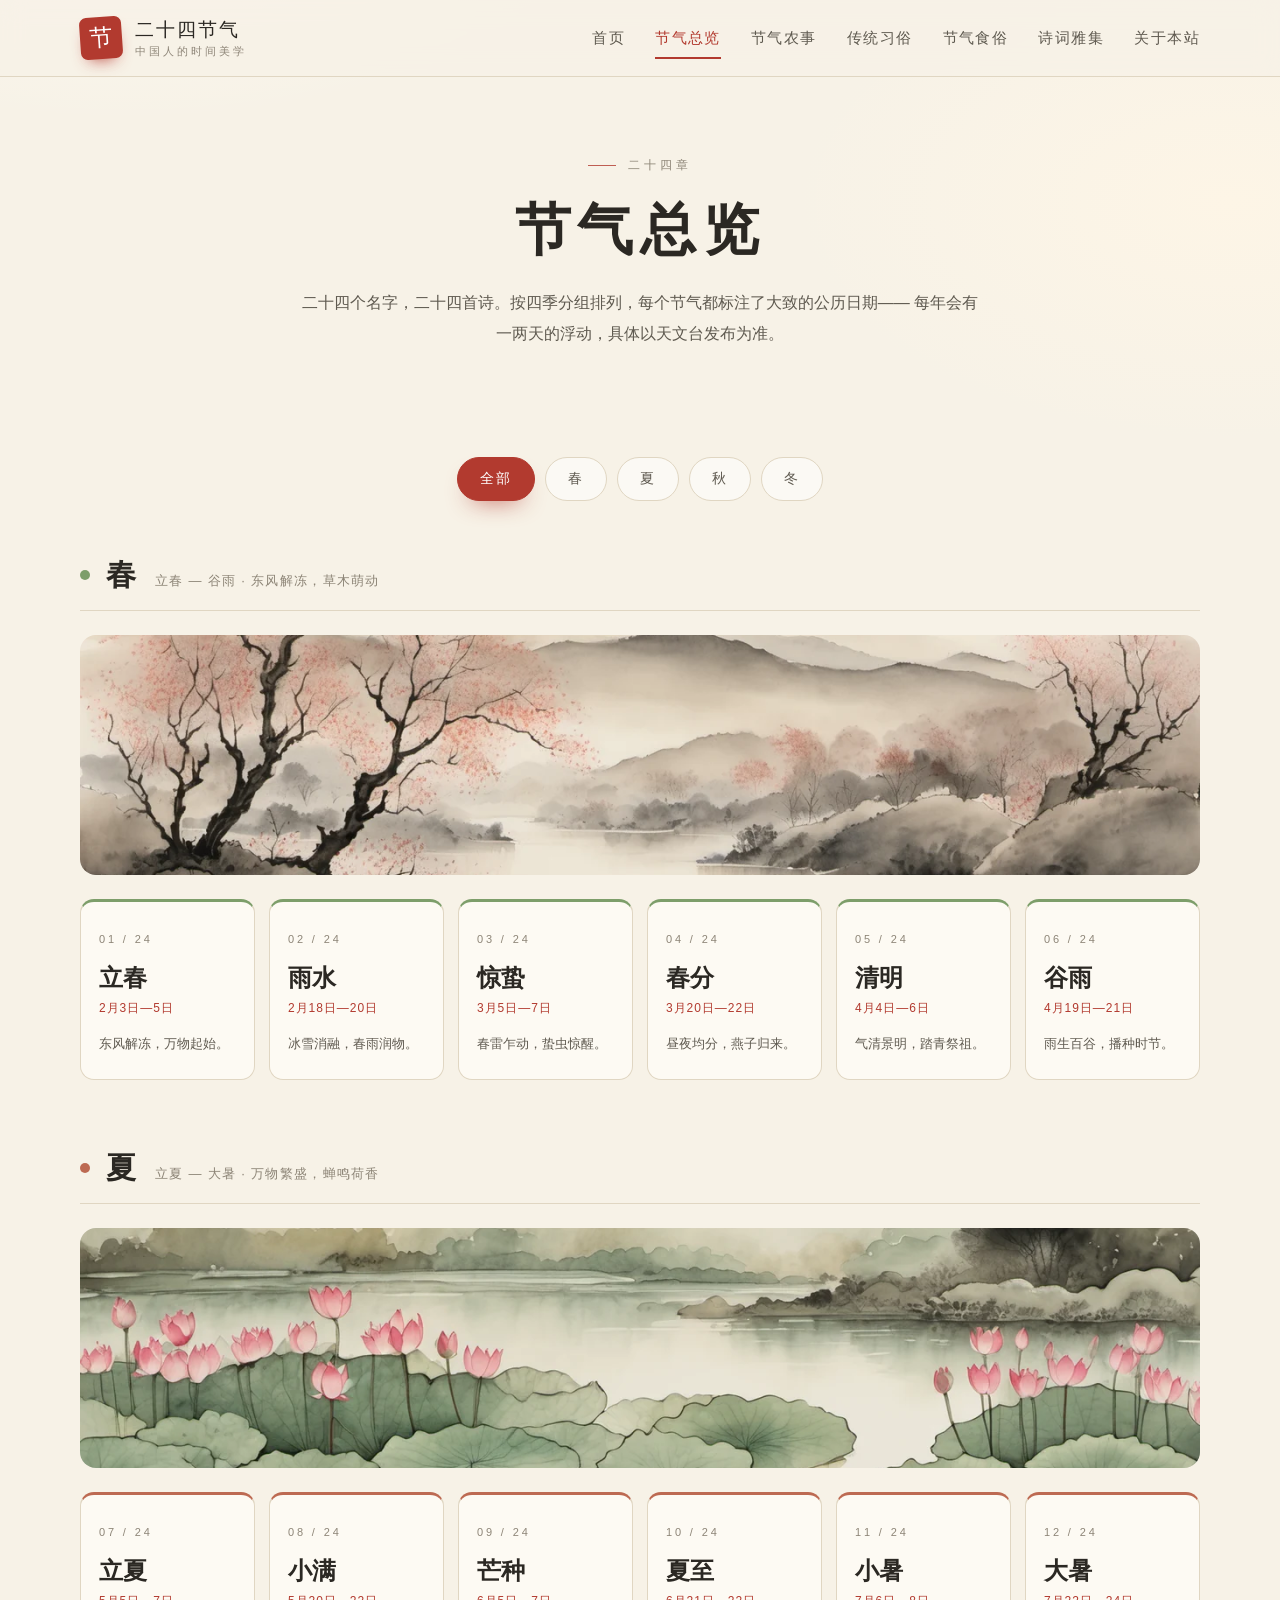
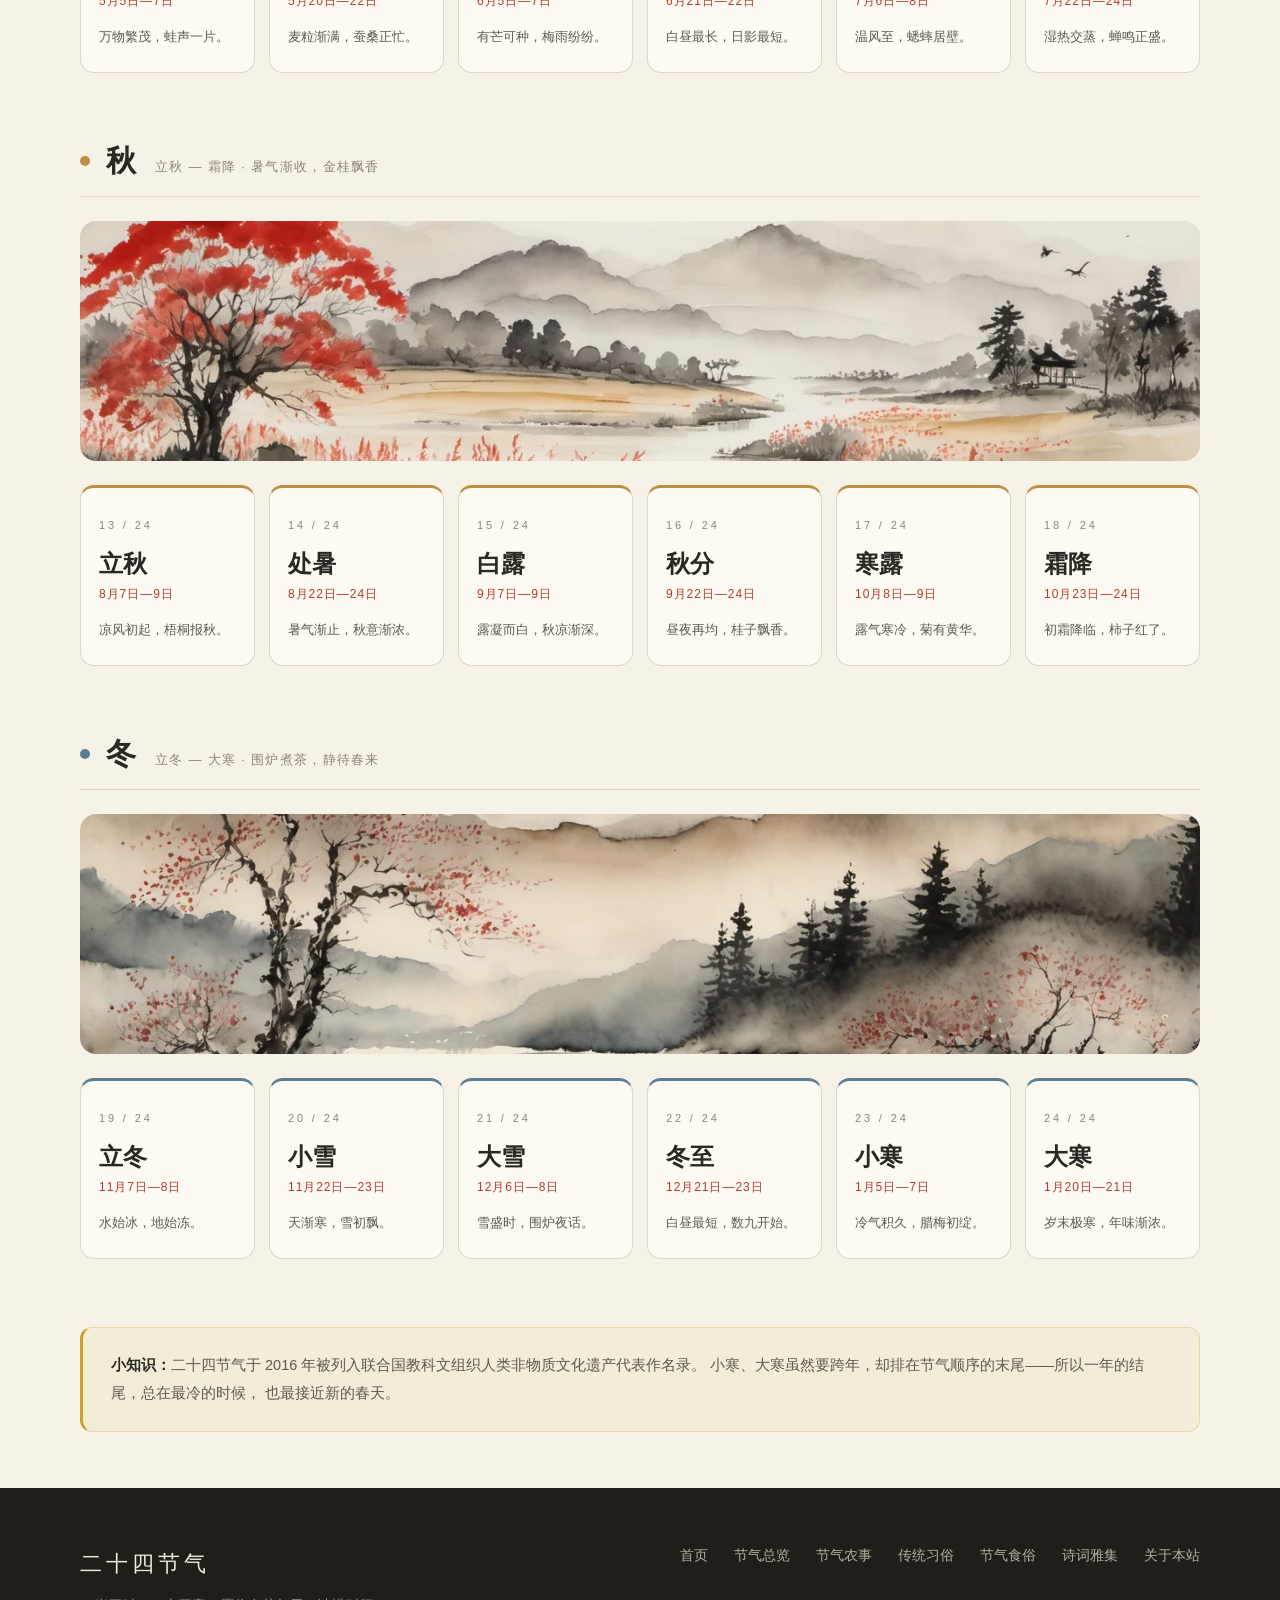
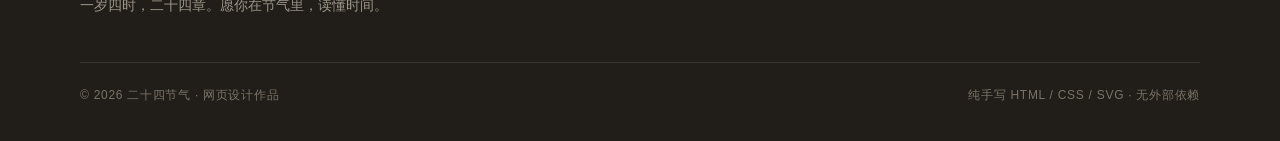
<file: terms.html>
<!DOCTYPE html>
<html lang="zh-CN">
<head>
  <meta charset="UTF-8">
  <meta name="viewport" content="width=device-width, initial-scale=1.0">
  <title>节气总览 · 二十四节气</title>
  <meta name="description" content="二十四节气总览：按春夏秋冬四季分组，收录二十四个节气的名称、日期与物候。">
  <link rel="icon" href="images/favicon.svg" type="image/svg+xml">
  <link rel="stylesheet" href="css/base.css">
  <link rel="stylesheet" href="css/layout.css">
  <link rel="stylesheet" href="css/components.css">
  <link rel="stylesheet" href="css/pages.css">
  <link rel="stylesheet" href="css/responsive.css">
  <script>document.documentElement.classList.add('js');</script>
</head>
<body>

  <header class="site-header">
    <div class="wrap nav">
      <a class="brand" href="index.html" aria-label="返回首页">
        <span class="brand-seal" aria-hidden="true">节</span>
        <span class="brand-text">二十四节气<small>中国人的时间美学</small></span>
      </a>
      <button class="nav-toggle" type="button" aria-label="展开导航" aria-expanded="false" aria-controls="siteNav">☰</button>
      <nav class="nav-links" id="siteNav">
        <a href="index.html">首页</a>
        <a href="terms.html" class="active">节气总览</a>
        <a href="farming.html">节气农事</a>
        <a href="customs.html">传统习俗</a>
        <a href="food.html">节气食俗</a>
        <a href="poetry.html">诗词雅集</a>
        <a href="about.html">关于本站</a>
      </nav>
    </div>
  </header>

  <main>
    <section class="page-hero">
      <div class="wrap">
        <p class="eyebrow">二十四章</p>
        <h1>节气总览</h1>
        <p class="lead">
          二十四个名字，二十四首诗。按四季分组排列，每个节气都标注了大致的公历日期——
          每年会有一两天的浮动，具体以天文台发布为准。
        </p>
      </div>
    </section>

    <section class="section-tight">
      <div class="wrap">
        <div class="filter-bar" role="group" aria-label="按季节筛选">
          <button class="filter-btn active" type="button" data-filter="all" aria-pressed="true">全部</button>
          <button class="filter-btn" type="button" data-filter="spring" aria-pressed="false">春</button>
          <button class="filter-btn" type="button" data-filter="summer" aria-pressed="false">夏</button>
          <button class="filter-btn" type="button" data-filter="autumn" aria-pressed="false">秋</button>
          <button class="filter-btn" type="button" data-filter="winter" aria-pressed="false">冬</button>
        </div>

        <!-- 春 -->
        <section class="season-block" id="spring" data-season="spring">
          <div class="season-head">
            <span class="season-dot" aria-hidden="true"></span>
            <h2>春</h2>
            <span class="season-sub">立春 — 谷雨 · 东风解冻，草木萌动</span>
          </div>

          <figure class="season-art">
            <img src="images/ai-season-spring.webp" alt="水墨插画：春日的柳岸与远山" width="1280" height="320" loading="lazy">
          </figure>
          <div class="term-grid">
            <article class="term-card reveal">
              <span class="term-no">01 / 24</span>
              <h3>立春</h3>
              <p class="term-date">2月3日—5日</p>
              <p class="term-desc">东风解冻，万物起始。</p>
            </article>
            <article class="term-card reveal">
              <span class="term-no">02 / 24</span>
              <h3>雨水</h3>
              <p class="term-date">2月18日—20日</p>
              <p class="term-desc">冰雪消融，春雨润物。</p>
            </article>
            <article class="term-card reveal">
              <span class="term-no">03 / 24</span>
              <h3>惊蛰</h3>
              <p class="term-date">3月5日—7日</p>
              <p class="term-desc">春雷乍动，蛰虫惊醒。</p>
            </article>
            <article class="term-card reveal">
              <span class="term-no">04 / 24</span>
              <h3>春分</h3>
              <p class="term-date">3月20日—22日</p>
              <p class="term-desc">昼夜均分，燕子归来。</p>
            </article>
            <article class="term-card reveal">
              <span class="term-no">05 / 24</span>
              <h3>清明</h3>
              <p class="term-date">4月4日—6日</p>
              <p class="term-desc">气清景明，踏青祭祖。</p>
            </article>
            <article class="term-card reveal">
              <span class="term-no">06 / 24</span>
              <h3>谷雨</h3>
              <p class="term-date">4月19日—21日</p>
              <p class="term-desc">雨生百谷，播种时节。</p>
            </article>
          </div>
        </section>

        <!-- 夏 -->
        <section class="season-block" id="summer" data-season="summer">
          <div class="season-head">
            <span class="season-dot" aria-hidden="true"></span>
            <h2>夏</h2>
            <span class="season-sub">立夏 — 大暑 · 万物繁盛，蝉鸣荷香</span>
          </div>

          <figure class="season-art">
            <img src="images/ai-season-summer.webp" alt="水墨插画：夏日的荷塘与凉亭" width="1280" height="320" loading="lazy">
          </figure>
          <div class="term-grid">
            <article class="term-card reveal">
              <span class="term-no">07 / 24</span>
              <h3>立夏</h3>
              <p class="term-date">5月5日—7日</p>
              <p class="term-desc">万物繁茂，蛙声一片。</p>
            </article>
            <article class="term-card reveal">
              <span class="term-no">08 / 24</span>
              <h3>小满</h3>
              <p class="term-date">5月20日—22日</p>
              <p class="term-desc">麦粒渐满，蚕桑正忙。</p>
            </article>
            <article class="term-card reveal">
              <span class="term-no">09 / 24</span>
              <h3>芒种</h3>
              <p class="term-date">6月5日—7日</p>
              <p class="term-desc">有芒可种，梅雨纷纷。</p>
            </article>
            <article class="term-card reveal">
              <span class="term-no">10 / 24</span>
              <h3>夏至</h3>
              <p class="term-date">6月21日—22日</p>
              <p class="term-desc">白昼最长，日影最短。</p>
            </article>
            <article class="term-card reveal">
              <span class="term-no">11 / 24</span>
              <h3>小暑</h3>
              <p class="term-date">7月6日—8日</p>
              <p class="term-desc">温风至，蟋蟀居壁。</p>
            </article>
            <article class="term-card reveal">
              <span class="term-no">12 / 24</span>
              <h3>大暑</h3>
              <p class="term-date">7月22日—24日</p>
              <p class="term-desc">湿热交蒸，蝉鸣正盛。</p>
            </article>
          </div>
        </section>

        <!-- 秋 -->
        <section class="season-block" id="autumn" data-season="autumn">
          <div class="season-head">
            <span class="season-dot" aria-hidden="true"></span>
            <h2>秋</h2>
            <span class="season-sub">立秋 — 霜降 · 暑气渐收，金桂飘香</span>
          </div>

          <figure class="season-art">
            <img src="images/ai-season-autumn.webp" alt="水墨插画：秋日的红叶与雁阵" width="1280" height="320" loading="lazy">
          </figure>
          <div class="term-grid">
            <article class="term-card reveal">
              <span class="term-no">13 / 24</span>
              <h3>立秋</h3>
              <p class="term-date">8月7日—9日</p>
              <p class="term-desc">凉风初起，梧桐报秋。</p>
            </article>
            <article class="term-card reveal">
              <span class="term-no">14 / 24</span>
              <h3>处暑</h3>
              <p class="term-date">8月22日—24日</p>
              <p class="term-desc">暑气渐止，秋意渐浓。</p>
            </article>
            <article class="term-card reveal">
              <span class="term-no">15 / 24</span>
              <h3>白露</h3>
              <p class="term-date">9月7日—9日</p>
              <p class="term-desc">露凝而白，秋凉渐深。</p>
            </article>
            <article class="term-card reveal">
              <span class="term-no">16 / 24</span>
              <h3>秋分</h3>
              <p class="term-date">9月22日—24日</p>
              <p class="term-desc">昼夜再均，桂子飘香。</p>
            </article>
            <article class="term-card reveal">
              <span class="term-no">17 / 24</span>
              <h3>寒露</h3>
              <p class="term-date">10月8日—9日</p>
              <p class="term-desc">露气寒冷，菊有黄华。</p>
            </article>
            <article class="term-card reveal">
              <span class="term-no">18 / 24</span>
              <h3>霜降</h3>
              <p class="term-date">10月23日—24日</p>
              <p class="term-desc">初霜降临，柿子红了。</p>
            </article>
          </div>
        </section>

        <!-- 冬 -->
        <section class="season-block" id="winter" data-season="winter">
          <div class="season-head">
            <span class="season-dot" aria-hidden="true"></span>
            <h2>冬</h2>
            <span class="season-sub">立冬 — 大寒 · 围炉煮茶，静待春来</span>
          </div>

          <figure class="season-art">
            <img src="images/ai-season-winter.webp" alt="水墨插画：冬日的雪山与寒梅" width="1280" height="320" loading="lazy">
          </figure>
          <div class="term-grid">
            <article class="term-card reveal">
              <span class="term-no">19 / 24</span>
              <h3>立冬</h3>
              <p class="term-date">11月7日—8日</p>
              <p class="term-desc">水始冰，地始冻。</p>
            </article>
            <article class="term-card reveal">
              <span class="term-no">20 / 24</span>
              <h3>小雪</h3>
              <p class="term-date">11月22日—23日</p>
              <p class="term-desc">天渐寒，雪初飘。</p>
            </article>
            <article class="term-card reveal">
              <span class="term-no">21 / 24</span>
              <h3>大雪</h3>
              <p class="term-date">12月6日—8日</p>
              <p class="term-desc">雪盛时，围炉夜话。</p>
            </article>
            <article class="term-card reveal">
              <span class="term-no">22 / 24</span>
              <h3>冬至</h3>
              <p class="term-date">12月21日—23日</p>
              <p class="term-desc">白昼最短，数九开始。</p>
            </article>
            <article class="term-card reveal">
              <span class="term-no">23 / 24</span>
              <h3>小寒</h3>
              <p class="term-date">1月5日—7日</p>
              <p class="term-desc">冷气积久，腊梅初绽。</p>
            </article>
            <article class="term-card reveal">
              <span class="term-no">24 / 24</span>
              <h3>大寒</h3>
              <p class="term-date">1月20日—21日</p>
              <p class="term-desc">岁末极寒，年味渐浓。</p>
            </article>
          </div>
        </section>

        <div class="note-box reveal">
          <strong>小知识：</strong>二十四节气于 2016 年被列入联合国教科文组织人类非物质文化遗产代表作名录。
          小寒、大寒虽然要跨年，却排在节气顺序的末尾——所以一年的结尾，总在最冷的时候，
          也最接近新的春天。
        </div>
      </div>
    </section>
  </main>

  <footer class="site-footer">
    <div class="wrap footer-grid">
      <div>
        <p class="footer-title">二十四节气</p>
        <p class="footer-note">一岁四时，二十四章。愿你在节气里，读懂时间。</p>
      </div>
      <nav class="footer-links" aria-label="页脚导航">
        <a href="index.html">首页</a>
        <a href="terms.html">节气总览</a>
        <a href="farming.html">节气农事</a>
        <a href="customs.html">传统习俗</a>
        <a href="food.html">节气食俗</a>
        <a href="poetry.html">诗词雅集</a>
        <a href="about.html">关于本站</a>
      </nav>
    </div>
    <div class="wrap footer-bottom">
      <p>© <span data-year>2026</span> 二十四节气 · 网页设计作品</p>
      <p>纯手写 HTML / CSS / SVG · 无外部依赖</p>
    </div>
  </footer>

  <script src="js/nav.js"></script>
  <script src="js/reveal.js"></script>
  <script src="js/filter.js"></script>
  <script src="js/quiz.js"></script>
  <script src="js/year.js"></script>
</body>
</html>
</file>
<file: css/base.css>
/* =========================================================
   二十四节气 · 站点样式
   纯手写 CSS，无第三方框架 / 无外部字体依赖
   ========================================================= */

:root{
  --paper:      #f7f2e7;
  --paper-2:    #fdfaf3;
  --paper-3:    #f0e9da;
  --ink:        #2b2823;
  --ink-2:      #5f5a50;
  --ink-3:      #8d8577;
  --line:       #e0d6c2;
  --red:        #b23a2f;
  --red-deep:   #8e2b22;
  --gold:       #c9a227;
  --spring:     #7d9e6a;
  --summer:     #bd6a52;
  --autumn:     #bd8f41;
  --winter:     #5a7d95;
  --serif: "Songti SC","STSong","Noto Serif SC","Source Han Serif SC","SimSun",serif;
  --sans:  "PingFang SC","Microsoft YaHei","Hiragino Sans GB","Noto Sans SC",sans-serif;
  --radius: 18px;
  --shadow: 0 24px 50px -24px rgba(72,54,30,.32);
}

*,*::before,*::after{ box-sizing:border-box; }

html{ scroll-behavior:smooth; }

body{
  margin:0;
  font-family:var(--sans);
  font-size:16px;
  line-height:1.8;
  color:var(--ink);
  background:
    radial-gradient(900px 520px at 10% -6%, #fffdf6 0%, rgba(255,253,246,0) 62%),
    radial-gradient(760px 420px at 96% 6%, #fdf5e6 0%, rgba(253,245,230,0) 58%),
    var(--paper);
  overflow-x:hidden;
  -webkit-font-smoothing:antialiased;
}

::selection{ background:rgba(178,58,47,.16); }

img{ max-width:100%; height:auto; display:block; }
a{ color:inherit; }
button{ font:inherit; }

h1,h2,h3,h4{
  font-family:var(--serif);
  font-weight:600;
  line-height:1.3;
  letter-spacing:.02em;
  margin:0;
}
p{ margin:0; }

:focus-visible{
  outline:2px solid var(--red);
  outline-offset:3px;
  border-radius:4px;
}

.wrap{ width:min(1120px, calc(100% - 48px)); margin-inline:auto; }
.wrap.narrow{ width:min(880px, calc(100% - 48px)); }

.section{ padding:90px 0; }
.section-tight{ padding:56px 0; }

.section-paper{
  background:linear-gradient(180deg,
    rgba(240,233,218,0) 0%,
    var(--paper-3) 12%,
    var(--paper-3) 88%,
    rgba(240,233,218,0) 100%);
}

/* ---------- 入场动画（JS 开启后才隐藏，避免无 JS 时白屏） ---------- */
.js .reveal.reveal-armed{
  opacity:0;
  transform:translateY(26px);
  transition:opacity .8s ease, transform .8s cubic-bezier(.2,.7,.3,1);
}
.js .reveal.reveal-armed.is-visible{ opacity:1; transform:none; }
</file>
<file: css/layout.css>
/* ========================= 顶部导航 ========================= */
.site-header{
  position:sticky;
  top:0;
  z-index:60;
  background:rgba(247,242,231,.86);
  backdrop-filter:blur(12px);
  -webkit-backdrop-filter:blur(12px);
  border-bottom:1px solid var(--line);
}

.nav{
  position:relative;
  display:flex;
  align-items:center;
  justify-content:space-between;
  gap:24px;
  min-height:76px;
}

.brand{
  display:flex;
  align-items:center;
  gap:13px;
  text-decoration:none;
  flex-shrink:0;
}
.brand-seal{
  width:42px; height:42px;
  display:grid; place-items:center;
  background:var(--red);
  color:#fff;
  font-family:var(--serif);
  font-size:23px;
  border-radius:7px;
  transform:rotate(-4deg);
  box-shadow:0 8px 16px -8px rgba(178,58,47,.95);
}
.brand-text{
  font-family:var(--serif);
  font-size:19px;
  letter-spacing:.1em;
  line-height:1.15;
}
.brand-text small{
  display:block;
  margin-top:5px;
  font-family:var(--sans);
  font-size:10.5px;
  letter-spacing:.28em;
  color:var(--ink-3);
}

.nav-links{ display:flex; gap:30px; }
.nav-links a{
  position:relative;
  padding:8px 0;
  font-size:14.5px;
  letter-spacing:.1em;
  color:var(--ink-2);
  text-decoration:none;
  white-space:nowrap;
  transition:color .25s;
}
.nav-links a::after{
  content:"";
  position:absolute;
  left:0; bottom:0;
  width:100%; height:2px;
  background:var(--red);
  transform:scaleX(0);
  transform-origin:left;
  transition:transform .3s ease;
}
.nav-links a:hover{ color:var(--ink); }
.nav-links a:hover::after,
.nav-links a.active::after{ transform:scaleX(1); }
.nav-links a.active{ color:var(--red); }

.nav-toggle{
  display:none;
  width:44px; height:44px;
  border:1px solid var(--line);
  border-radius:10px;
  background:rgba(255,255,255,.55);
  color:var(--ink);
  font-size:18px;
  cursor:pointer;
}
</file>
<file: css/components.css>
/* ========================= 通用元素 ========================= */
.eyebrow{
  display:inline-flex;
  align-items:center;
  gap:12px;
  font-size:11.5px;
  letter-spacing:.34em;
  color:var(--ink-3);
}
.eyebrow::before{
  content:"";
  width:28px; height:1px;
  background:var(--red);
  opacity:.8;
}

.lead{ color:var(--ink-2); font-size:16px; line-height:1.95; }

.section-head{ max-width:730px; margin-bottom:50px; }
.section-head h2{
  font-size:clamp(28px,3.4vw,42px);
  margin:14px 0 18px;
}

.btn{
  display:inline-flex;
  align-items:center;
  gap:10px;
  padding:13px 27px;
  border-radius:999px;
  border:1px solid transparent;
  font-size:14.5px;
  letter-spacing:.1em;
  text-decoration:none;
  cursor:pointer;
  transition:transform .3s, background .3s, border-color .3s, box-shadow .3s, color .3s;
}
.btn-solid{
  background:var(--red);
  color:#fff;
  box-shadow:0 16px 30px -16px rgba(178,58,47,.95);
}
.btn-solid:hover{ background:var(--red-deep); transform:translateY(-2px); }
.btn-ghost{
  border-color:var(--line);
  background:rgba(255,255,255,.5);
  color:var(--ink-2);
}
.btn-ghost:hover{ border-color:var(--ink-3); color:var(--ink); transform:translateY(-2px); }

.ornament{
  display:flex;
  align-items:center;
  justify-content:center;
  gap:12px;
  margin-top:22px;
  color:var(--red);
}
.ornament::before,
.ornament::after{
  content:"";
  width:70px; height:1px;
  background:var(--line);
}
</file>
<file: css/pages.css>
/* ========================= 首页 Hero ========================= */
.hero{ padding:66px 0 58px; position:relative; }

.hero-grid{
  display:grid;
  grid-template-columns:1.02fr .98fr;
  gap:64px;
  align-items:center;
}

.hero h1{
  font-size:clamp(46px,5.6vw,78px);
  line-height:1.14;
  margin:20px 0 26px;
}
.hero h1 em{
  position:relative;
  display:inline-block;
  font-style:normal;
  color:var(--red);
}
.hero h1 em::after{
  content:"";
  position:absolute;
  left:-3px; right:-3px; bottom:9px;
  height:16px;
  border-radius:9px;
  background:rgba(178,58,47,.13);
  z-index:-1;
}

.hero .lead{ max-width:480px; }

.hero-actions{
  display:flex;
  flex-wrap:wrap;
  gap:14px;
  margin-top:34px;
}

.hero-stats{
  display:flex;
  gap:42px;
  list-style:none;
  margin:40px 0 0;
  padding:24px 0 0;
  border-top:1px solid var(--line);
}
.hero-stats li{ display:flex; flex-direction:column; }
.hero-stats strong{
  font-family:var(--serif);
  font-size:30px;
  line-height:1;
  color:var(--red);
}
.hero-stats span{
  margin-top:8px;
  font-size:12.5px;
  letter-spacing:.12em;
  color:var(--ink-3);
}

.hero-art{ position:relative; margin:0; }
.hero-art img{
  width:100%;
  border-radius:26px;
  border:1px solid rgba(255,255,255,.7);
  box-shadow:var(--shadow);
}
.hero-art figcaption{
  margin-top:16px;
  text-align:center;
  font-size:12px;
  letter-spacing:.34em;
  color:var(--ink-3);
}
.hero-seal{
  position:absolute;
  top:-18px; right:-12px;
  width:60px; height:60px;
  display:grid; place-items:center;
  background:var(--red);
  color:#fff;
  font-family:var(--serif);
  font-size:15px;
  line-height:1.2;
  text-align:center;
  border-radius:8px;
  transform:rotate(6deg);
  box-shadow:0 16px 30px -16px rgba(178,58,47,.95);
}

/* ========================= 四季卡片 ========================= */
.season-grid{
  display:grid;
  grid-template-columns:repeat(4,1fr);
  gap:22px;
}

.season-card{
  position:relative;
  display:flex;
  flex-direction:column;
  background:var(--paper-2);
  border:1px solid var(--line);
  border-radius:var(--radius);
  overflow:hidden;
  text-decoration:none;
  transition:transform .4s cubic-bezier(.2,.7,.3,1), box-shadow .4s;
}
.season-card:hover{ transform:translateY(-10px); box-shadow:var(--shadow); }
.season-card img{ width:100%; height:170px; object-fit:cover; }
.season-body{ padding:20px 22px 24px; }
.season-label{
  font-size:11.5px;
  letter-spacing:.28em;
  color:var(--ink-3);
}
.season-body h3{ font-size:26px; margin:9px 0 8px; }
.season-body p{ font-size:13.8px; color:var(--ink-2); line-height:1.85; }
.season-arrow{
  display:inline-block;
  margin-top:16px;
  font-size:12.5px;
  letter-spacing:.14em;
  color:var(--red);
}
.season-card:hover .season-arrow{ letter-spacing:.22em; }
.season-arrow, .season-card{ transition-property:transform, box-shadow, letter-spacing; }

/* ========================= 三个特色入口 ========================= */
.feature-grid{
  display:grid;
  grid-template-columns:repeat(2,1fr);
  gap:24px;
}
.feature-card{
  position:relative;
  display:block;
  padding:38px 32px 34px;
  background:var(--paper-2);
  border:1px solid var(--line);
  border-radius:var(--radius);
  text-decoration:none;
  overflow:hidden;
  transition:transform .4s cubic-bezier(.2,.7,.3,1), box-shadow .4s, border-color .4s;
}
.feature-card::after{
  content:"";
  position:absolute;
  right:-56px; bottom:-56px;
  width:170px; height:170px;
  border-radius:50%;
  background:radial-gradient(circle, rgba(178,58,47,.10), rgba(178,58,47,0) 68%);
  transition:transform .5s;
}
.feature-card:hover{ transform:translateY(-8px); box-shadow:var(--shadow); border-color:#d4c7ae; }
.feature-card:hover::after{ transform:scale(1.15); }
.feature-kicker{
  font-size:11.5px;
  letter-spacing:.3em;
  color:var(--red);
}
.feature-card h3{ font-size:25px; margin:14px 0 10px; }
.feature-card p{ font-size:14px; color:var(--ink-2); line-height:1.9; }
.feature-more{
  display:inline-block;
  margin-top:20px;
  font-size:12.5px;
  letter-spacing:.16em;
  color:var(--ink-3);
}
.feature-char{
  position:absolute;
  right:16px;
  bottom:-14px;
  font-family:var(--serif);
  font-size:104px;
  line-height:1;
  color:rgba(178,58,47,.07);
  pointer-events:none;
}

/* ========================= 诗句横幅 ========================= */
.quote-band{
  padding:96px 0;
  background:#28241e;
  color:#f3ecdc;
  text-align:center;
  position:relative;
  overflow:hidden;
}
.quote-band::before{
  content:"";
  position:absolute;
  left:50%; top:-120px;
  width:420px; height:420px;
  transform:translateX(-50%);
  border-radius:50%;
  background:radial-gradient(circle, rgba(201,162,39,.16), rgba(201,162,39,0) 68%);
}
.quote-band blockquote{
  margin:0;
  font-family:var(--serif);
  font-size:clamp(22px,3vw,34px);
  line-height:1.9;
  letter-spacing:.12em;
}
.quote-band cite{
  display:block;
  margin-top:20px;
  font-style:normal;
  font-size:13px;
  letter-spacing:.28em;
  color:rgba(243,236,220,.55);
}

/* ========================= 页脚 ========================= */
.site-footer{
  background:#211e19;
  color:#cfc7b6;
  padding:56px 0 34px;
}
.footer-grid{
  display:flex;
  justify-content:space-between;
  gap:48px;
  flex-wrap:wrap;
}
.footer-title{
  font-family:var(--serif);
  font-size:22px;
  letter-spacing:.18em;
  color:#f3ecdc;
}
.footer-note{
  margin-top:10px;
  font-size:13.5px;
  color:rgba(207,199,182,.7);
}
.footer-links{
  display:flex;
  flex-wrap:wrap;
  gap:12px 26px;
  font-size:13.5px;
}
.footer-links a{
  text-decoration:none;
  color:rgba(207,199,182,.85);
  transition:color .25s;
}
.footer-links a:hover{ color:#fff; }
.footer-bottom{
  display:flex;
  justify-content:space-between;
  flex-wrap:wrap;
  gap:10px;
  margin-top:44px;
  padding-top:22px;
  border-top:1px solid rgba(255,255,255,.1);
  font-size:12px;
  letter-spacing:.06em;
  color:rgba(207,199,182,.5);
}

/* ========================= 内页页头 ========================= */
.page-hero{
  padding:70px 0 22px;
  text-align:center;
}
.page-hero h1{
  margin-top:18px;
  font-size:clamp(34px,4.6vw,56px);
  letter-spacing:.12em;
}
.page-hero .lead{
  max-width:680px;
  margin:20px auto 0;
}

/* ========================= 节气总览 ========================= */
.filter-bar{
  display:flex;
  justify-content:center;
  flex-wrap:wrap;
  gap:10px;
  margin:30px 0 54px;
}
.filter-btn{
  padding:9px 22px;
  border:1px solid var(--line);
  border-radius:999px;
  background:rgba(255,255,255,.55);
  color:var(--ink-2);
  font-size:13.5px;
  letter-spacing:.14em;
  cursor:pointer;
  transition:all .25s;
}
.filter-btn:hover{ border-color:var(--ink-3); color:var(--ink); }
.filter-btn.active{
  background:var(--red);
  border-color:var(--red);
  color:#fff;
  box-shadow:0 12px 24px -14px rgba(178,58,47,.9);
}

.season-block{
  margin-bottom:68px;
  scroll-margin-top:110px;
}
.season-block[hidden]{ display:none !important; }
.season-head{
  display:flex;
  align-items:baseline;
  gap:16px;
  padding-bottom:16px;
  margin-bottom:24px;
  border-bottom:1px solid var(--line);
}
.season-head h2{ font-size:30px; letter-spacing:.1em; }
.season-head .season-sub{
  font-size:13px;
  letter-spacing:.1em;
  color:var(--ink-3);
}
.season-dot{
  width:10px; height:10px;
  border-radius:50%;
  align-self:center;
  background:var(--spring);
}
.season-block[data-season="spring"] .season-dot{ background:var(--spring); }
.season-block[data-season="summer"] .season-dot{ background:var(--summer); }
.season-block[data-season="autumn"] .season-dot{ background:var(--autumn); }
.season-block[data-season="winter"] .season-dot{ background:var(--winter); }

.season-art{
  margin:0 0 24px;
  border-radius:16px;
  overflow:hidden;
  background:var(--paper-3);
}
.season-art img{
  width:100%;
  height:240px;
  object-fit:cover;
  display:block;
  transition:transform .6s ease;
}
.season-block:hover .season-art img{ transform:scale(1.02); }
.season-block .note-box{ margin-top:26px; }

.season-lead{
  max-width:920px;
  margin:-4px 0 24px;
  font-size:15px;
  line-height:1.95;
  color:var(--ink-2);
}

.farm-intro{ max-width:800px; margin-bottom:54px; }
.farm-intro .section-head{ margin-bottom:22px; }

.glossary{ margin-top:64px; }
.glossary-head{ max-width:730px; margin-bottom:28px; }
.glossary-head h2{ font-size:clamp(26px,3vw,36px); margin-top:12px; }
.glossary-grid{
  display:grid;
  grid-template-columns:repeat(3,1fr);
  gap:16px;
  margin:0;
}
.glossary-item{
  padding:20px 22px 21px;
  background:var(--paper-2);
  border:1px solid var(--line);
  border-radius:12px;
}
.glossary-item dt{
  margin-bottom:6px;
  font-family:var(--serif);
  font-size:19px;
  color:var(--red);
}
.glossary-item dd{
  margin:0;
  font-size:13.5px;
  line-height:1.85;
  color:var(--ink-2);
}

.term-grid{
  display:grid;
  grid-template-columns:repeat(6, 1fr);
  gap:14px;
}
.term-card{
  position:relative;
  padding:22px 18px 24px;
  background:var(--paper-2);
  border:1px solid var(--line);
  border-top:3px solid var(--spring);
  border-radius:14px;
  transition:transform .35s, box-shadow .35s, background .35s;
}
.season-block[data-season="spring"] .term-card{ border-top-color:var(--spring); }
.season-block[data-season="summer"] .term-card{ border-top-color:var(--summer); }
.season-block[data-season="autumn"] .term-card{ border-top-color:var(--autumn); }
.season-block[data-season="winter"] .term-card{ border-top-color:var(--winter); }
.term-card:hover{
  transform:translateY(-6px);
  box-shadow:var(--shadow);
  background:#fffdf7;
}
.term-no{
  font-size:11px;
  letter-spacing:.26em;
  color:var(--ink-3);
}
.term-card h3{ font-size:24px; margin:10px 0 4px; }
.term-date{
  font-size:12px;
  letter-spacing:.08em;
  color:var(--red);
  margin-bottom:12px;
}
.term-desc{
  font-size:13px;
  line-height:1.8;
  color:var(--ink-2);
}

.note-box{
  margin-top:36px;
  padding:24px 28px;
  background:rgba(201,162,39,.07);
  border:1px solid rgba(201,162,39,.28);
  border-left:3px solid var(--gold);
  border-radius:12px;
  font-size:14.5px;
  line-height:1.9;
  color:var(--ink-2);
}
.note-box strong{ color:var(--ink); }

/* ========================= 传统习俗时间轴 ========================= */
.timeline{
  position:relative;
  padding-left:42px;
  margin-top:16px;
}
.timeline::before{
  content:"";
  position:absolute;
  left:9px; top:8px; bottom:8px;
  width:1px;
  background:var(--line);
}
.timeline-item{
  position:relative;
  margin-bottom:34px;
}
.timeline-item:last-child{ margin-bottom:0; }
.timeline-dot{
  position:absolute;
  left:-42px; top:34px;
  width:19px; height:19px;
  border-radius:50%;
  background:var(--red);
  border:3px solid var(--paper);
  box-shadow:0 0 0 1px var(--line);
}
.custom-card{
  background:var(--paper-2);
  border:1px solid var(--line);
  border-radius:var(--radius);
  padding:30px 34px 32px;
  box-shadow:0 18px 40px -34px rgba(72,54,30,.6);
  transition:transform .35s, box-shadow .35s;
}
.custom-card:hover{ transform:translateY(-4px); box-shadow:var(--shadow); }

.custom-card.has-art{
  display:grid;
  grid-template-columns:minmax(0,1fr) 300px;
  gap:32px;
  align-items:center;
}
.custom-copy{ min-width:0; }
.custom-art{
  margin:0;
  border-radius:14px;
  overflow:hidden;
  background:var(--paper-3);
  aspect-ratio:3 / 2;
}
.custom-art img{
  width:100%;
  height:100%;
  object-fit:cover;
  display:block;
  transition:transform .5s ease;
}
.custom-card.has-art:hover .custom-art img{ transform:scale(1.03); }
.custom-char{
  display:inline-grid;
  place-items:center;
  width:56px; height:56px;
  margin-bottom:16px;
  border-radius:50%;
  background:var(--red);
  color:#fff;
  font-family:var(--serif);
  font-size:26px;
  box-shadow:0 14px 24px -14px rgba(178,58,47,.9);
}
.custom-card.spring .custom-char{ background:var(--spring); box-shadow:0 14px 24px -14px rgba(125,158,106,.95); }
.custom-card.summer .custom-char{ background:var(--summer); box-shadow:0 14px 24px -14px rgba(189,106,82,.95); }
.custom-card.autumn .custom-char{ background:var(--autumn); box-shadow:0 14px 24px -14px rgba(189,143,65,.95); }
.custom-card.winter .custom-char{ background:var(--winter); box-shadow:0 14px 24px -14px rgba(90,125,149,.95); }

.custom-season{
  font-size:11.5px;
  letter-spacing:.28em;
  color:var(--red);
  margin-bottom:6px;
}
.custom-card h2{ font-size:26px; margin-bottom:10px; }
.custom-card p{ font-size:14.5px; line-height:1.95; color:var(--ink-2); }

/* ========================= 节气食俗 ========================= */
.food-grid{
  display:grid;
  grid-template-columns:repeat(4,1fr);
  gap:22px;
}
.food-card{
  display:flex;
  flex-direction:column;
  background:var(--paper-2);
  border:1px solid var(--line);
  border-radius:var(--radius);
  overflow:hidden;
  text-align:center;
  transition:transform .35s, box-shadow .35s;
}
.food-card:hover{ transform:translateY(-6px); box-shadow:var(--shadow); }
.food-art{ background:#f3ead8; overflow:hidden; }
.food-art img{
  width:100%;
  height:158px;
  object-fit:cover;
  transition:transform .5s ease;
}
.food-card:hover .food-art img{ transform:scale(1.04); }
.food-body{
  flex:1;
  padding:20px 18px 24px;
}
.food-term{
  display:block;
  font-size:11.5px;
  letter-spacing:.26em;
  color:var(--red);
  margin-bottom:7px;
}
.food-card h3{ font-size:20px; }
.food-card p{
  margin-top:10px;
  font-size:13.2px;
  line-height:1.85;
  color:var(--ink-2);
}

.food-intro{
  max-width:780px;
  margin:-18px 0 40px;
}
.food-intro p{
  font-size:14.8px;
  line-height:1.95;
  color:var(--ink-2);
}
.food-intro p + p{ margin-top:12px; }

.taste-section{ margin-top:64px; }
.taste-section .section-head{ margin-bottom:28px; }
.taste-grid{
  display:grid;
  grid-template-columns:repeat(4,1fr);
  gap:16px;
}
.taste-card{
  padding:22px 20px 24px;
  background:var(--paper-2);
  border:1px solid var(--line);
  border-radius:14px;
}
.taste-season{
  display:block;
  font-size:11.5px;
  letter-spacing:.28em;
  color:var(--red);
}
.taste-card h3{ font-size:20px; margin:8px 0 8px; }
.taste-card p{ font-size:13.5px; line-height:1.9; color:var(--ink-2); }

/* ========================= 诗词 ========================= */
.poem-grid{
  display:grid;
  grid-template-columns:repeat(2,1fr);
  gap:24px;
}
.poem-card{
  position:relative;
  background:linear-gradient(180deg, #fdfaf3 0%, #f8f3e6 100%);
  border:1px solid var(--line);
  border-radius:var(--radius);
  overflow:hidden;
  transition:transform .35s, box-shadow .35s;
}
.poem-card:hover{ transform:translateY(-5px); box-shadow:var(--shadow); }
.poem-art{ overflow:hidden; }
.poem-art img{
  width:100%;
  height:200px;
  object-fit:cover;
  display:block;
  transition:transform .5s ease;
}
.poem-card:hover .poem-art img{ transform:scale(1.03); }
.poem-body{
  position:relative;
  padding:28px 36px 32px;
  overflow:hidden;
}
.poem-body::before{
  content:"詩";
  position:absolute;
  right:14px; top:-14px;
  font-family:var(--serif);
  font-size:110px;
  line-height:1;
  color:rgba(178,58,47,.055);
  pointer-events:none;
}
.poem-tag{
  display:inline-block;
  padding:4px 13px;
  border:1px solid rgba(178,58,47,.28);
  border-radius:999px;
  font-size:11.5px;
  letter-spacing:.2em;
  color:var(--red);
}
.poem-card h2{ font-size:24px; margin:14px 0 4px; letter-spacing:.06em; }
.poem-author{
  font-size:12.5px;
  letter-spacing:.2em;
  color:var(--ink-3);
}
.poem-text{
  margin:20px 0 18px;
  font-family:var(--serif);
  font-size:17px;
  line-height:2.15;
  letter-spacing:.06em;
  color:var(--ink);
}
.poem-text span{ display:block; }
.poem-note{
  padding-top:16px;
  border-top:1px dashed var(--line);
  font-size:13.2px;
  line-height:1.9;
  color:var(--ink-2);
}
.poem-season{
  margin-top:18px;
  padding:14px 16px 15px;
  background:rgba(178,58,47,.045);
  border-left:2px solid var(--red);
  border-radius:0 10px 10px 0;
}
.poem-season-title{
  margin-bottom:6px;
  font-size:11px;
  letter-spacing:.24em;
  color:var(--red);
}
.poem-season-text{
  font-size:13.2px;
  line-height:1.9;
  color:var(--ink-2);
}

/* ========================= 关于本站 ========================= */
.about-block + .about-block{ margin-top:38px; }
.about-block h2{ font-size:26px; margin-bottom:14px; }
.about-block p{ color:var(--ink-2); font-size:14.8px; line-height:1.95; }
.about-block p + p{ margin-top:12px; }
.source-list{
  margin:14px 0 0;
  padding-left:1.2em;
  color:var(--ink-2);
  font-size:14.8px;
  line-height:1.95;
}
.source-list li{ margin-bottom:10px; }
.source-list strong{ color:var(--ink); }
.source-list code{
  font-family:ui-monospace,SFMono-Regular,Consolas,monospace;
  font-size:12.5px;
  padding:1px 5px;
  border-radius:4px;
  background:var(--paper-3);
  color:var(--ink-2);
}

/* 小测验 */
.quiz{ display:grid; gap:18px; margin-top:34px; }
.quiz-q{
  padding:26px 28px;
  background:var(--paper-2);
  border:1px solid var(--line);
  border-radius:16px;
}
.quiz-q h3{
  font-family:var(--sans);
  font-size:16.5px;
  font-weight:600;
  margin-bottom:16px;
}
.options{ display:flex; flex-wrap:wrap; gap:10px; }
.option{
  padding:9px 19px;
  border:1px solid var(--line);
  border-radius:999px;
  background:#fff;
  color:var(--ink-2);
  font-size:13.8px;
  cursor:pointer;
  transition:all .2s;
}
.option:hover{ border-color:var(--ink-3); color:var(--ink); }
.option.right{
  background:#e9f2e4;
  border-color:var(--spring);
  color:#3f6b3f;
}
.option.wrong{
  background:#f8e6e3;
  border-color:#c4695c;
  color:#9a3a2e;
}
.explain{
  display:none;
  margin-top:16px;
  padding-left:13px;
  border-left:2px solid var(--gold);
  font-size:13.5px;
  line-height:1.85;
  color:var(--ink-2);
}
.explain.show{ display:block; }
.quiz-foot{
  display:flex;
  align-items:center;
  gap:18px;
  flex-wrap:wrap;
  margin-top:26px;
}
.quiz-result{ font-size:14.5px; color:var(--ink-2); letter-spacing:.04em; }
.quiz-result strong{ color:var(--red); font-family:var(--serif); font-size:20px; }
.quiz-tip{ display:inline-block; margin-top:6px; color:var(--ink-3); }
</file>
<file: css/responsive.css>
/* ========================= 响应式 ========================= */
@media (min-width: 761px) and (max-width: 1000px){
  .nav-links{ gap:14px; }
  .nav-links a{ font-size:13.5px; letter-spacing:.02em; }
  .brand-text{ font-size:18px; }
}

@media (max-width: 1020px){
  .hero-grid{ grid-template-columns:1fr; gap:44px; }
  .hero .lead{ max-width:none; }
  .season-grid{ grid-template-columns:repeat(2,1fr); }
  .term-grid{ grid-template-columns:repeat(3,1fr); }
  .feature-grid{ grid-template-columns:1fr; }
  .food-grid{ grid-template-columns:repeat(2,1fr); }
  .poem-grid{ grid-template-columns:1fr; }
  .page-hero{ padding-top:56px; }
}

@media (max-width: 760px){
  .wrap{ width:calc(100% - 36px); }
  .section{ padding:64px 0; }

  .nav{ min-height:68px; }
  .nav-toggle{ display:block; }
  .nav-links{
    display:none;
    position:absolute;
    top:100%; left:-18px; right:-18px;
    flex-direction:column;
    gap:0;
    padding:8px 24px 18px;
    background:rgba(247,242,231,.98);
    border-bottom:1px solid var(--line);
    box-shadow:0 24px 30px -24px rgba(72,54,30,.5);
  }
  .nav-links.open{ display:flex; }
  .nav-links a{
    padding:13px 0;
    border-bottom:1px dashed var(--line);
    font-size:15px;
  }
  .nav-links a:last-child{ border-bottom:0; }
  .nav-links a::after{ display:none; }

  .hero{ padding:40px 0 44px; }
  .hero h1{ font-size:clamp(40px,11vw,56px); }
  .hero-stats{ gap:26px; }
  .hero-stats strong{ font-size:26px; }
  .hero-seal{ width:52px; height:52px; font-size:13px; top:-12px; right:-6px; }

  .season-grid{ grid-template-columns:1fr; }
  .season-art img{ height:150px; }
  .custom-card.has-art{ grid-template-columns:1fr; gap:22px; }
  .custom-art{ order:-1; }
  .glossary-grid{ grid-template-columns:1fr 1fr; }
  .food-grid{ grid-template-columns:1fr 1fr; gap:16px; }
  .taste-grid{ grid-template-columns:1fr 1fr; }
  .food-body{ padding:18px 14px 20px; }
  .food-art img{ height:132px; }

  .term-grid{ grid-template-columns:1fr 1fr; gap:12px; }
  .term-card{ padding:18px 16px 20px; }
  .term-card h3{ font-size:21px; }

  .timeline{ padding-left:32px; }
  .timeline::before{ left:6px; }
  .timeline-dot{ left:-32px; top:30px; width:15px; height:15px; }
  .custom-card{ padding:24px 22px 26px; }

  .poem-body{ padding:24px 22px 26px; }
  .poem-text{ font-size:15.5px; }
  .poem-body::before{ font-size:90px; }
  .poem-art img{ height:168px; }

  .page-hero h1{ letter-spacing:.08em; }
  .section-head{ margin-bottom:36px; }

  .footer-grid{ gap:28px; }
  .footer-bottom{ margin-top:30px; }
}

@media (max-width: 420px){
  .food-grid{ grid-template-columns:1fr; }
  .taste-grid{ grid-template-columns:1fr; }
  .term-grid{ grid-template-columns:1fr; }
  .glossary-grid{ grid-template-columns:1fr; }
}

@media (prefers-reduced-motion: reduce){
  html{ scroll-behavior:auto; }
  .js .reveal.reveal-armed{ opacity:1; transform:none; transition:none; }
  *{ animation-duration:.01ms !important; animation-iteration-count:1 !important; }
}
</file>
